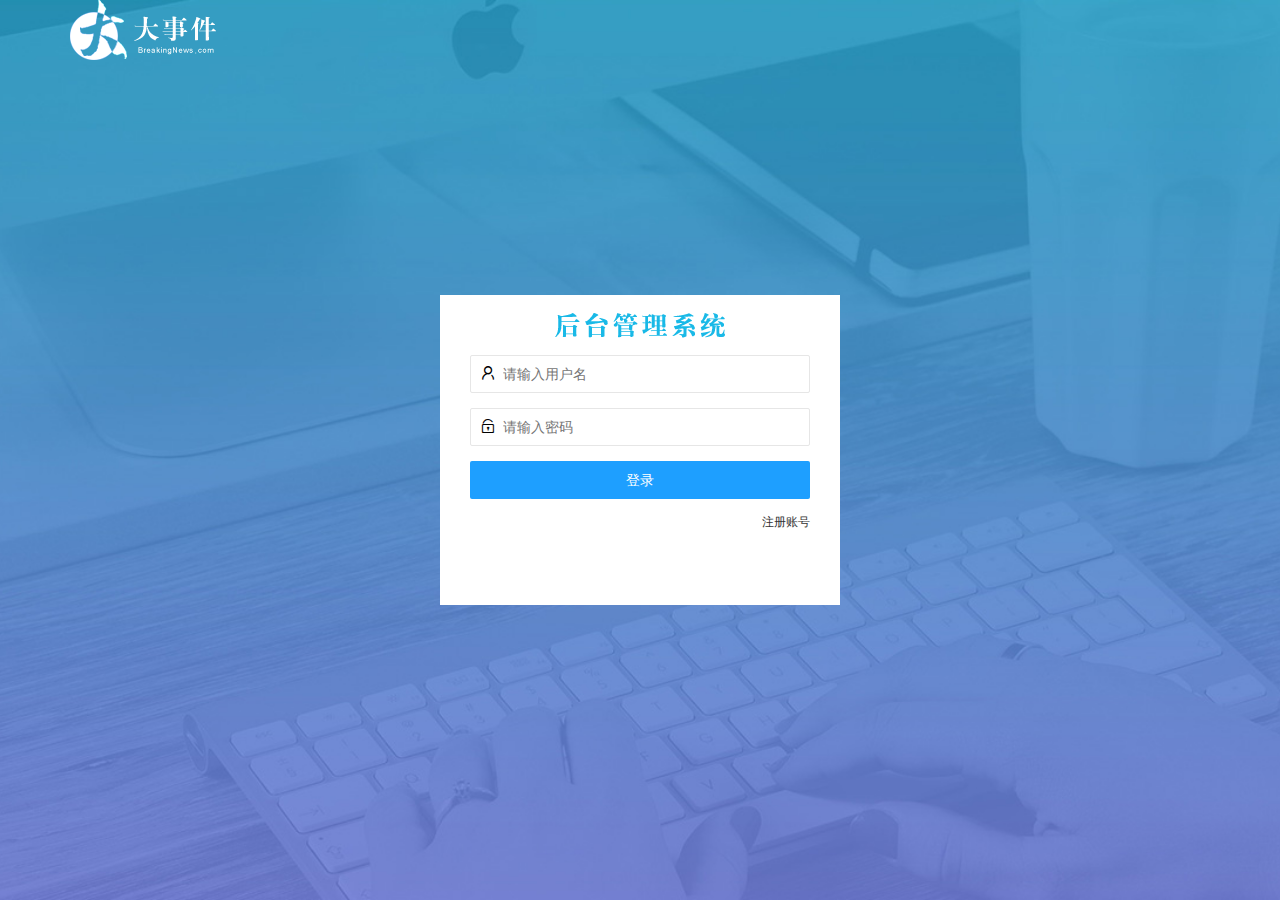
<file: login.html>
<!DOCTYPE html>
<html lang="en">
<head>
    <meta charset="UTF-8">
    <meta name="viewport" content="width=device-width, initial-scale=1.0">
    <title>大事件-登录/注册</title>
    <!-- 导入LayUI样式 -->
    <link rel="stylesheet" href="/assets/lib/layui/css/layui.css">
    <!-- 导入自己css样式 -->
    <link rel="stylesheet" href="/assets/css/login.css">
</head>
<body>
    <!-- 头部的 Logo 区域 -->
    <div class="layui-main">
      <img src="/assets/images/logo.png" alt="" />
    </div>
    <!-- 登录注册区域 -->
    <div class="loginAndRegBox">
      <div class="title-box"></div>
      <!-- 登录的div -->
      <div class="login-box">
        <!-- 登录表单 -->
        <form class="layui-form" id="form_login">
          <!-- 用户名 -->
          <div class="layui-form-item">
            <i class="layui-icon layui-icon-username"></i> 
            <input type="text" name="username" required  lay-verify="required" placeholder="请输入用户名" autocomplete="off" class="layui-input">
          </div>
          <!-- 密码 -->
          <div class="layui-form-item">
            <i class="layui-icon layui-icon-password"></i> 
            <input type="password" name="password" required  lay-verify="required|pwd" placeholder="请输入密码" autocomplete="off" class="layui-input">
          </div>
          <!-- 登录按钮 -->
          <div class="layui-form-item">
            <button class="layui-btn layui-btn-fluid layui-btn-normal" lay-submit>登录</button>
          </div>
          <div class="layui-form-item links">
            <a href="javascript:;" id="link_reg">注册账号</a>
          </div>
        </form>
      </div>
      <!-- 注册的div -->
      <div class="reg-box">
        <!-- 注册表单 -->
        <form class="layui-form" id="form_reg">
          <!-- 用户名 -->
          <div class="layui-form-item">
            <i class="layui-icon layui-icon-username"></i>
            <input type="text" name="username" required  lay-verify="required" placeholder="请输入用户名" autocomplete="off" class="layui-input">
          </div>
          <!-- 密码 -->
          <div class="layui-form-item">
            <i class="layui-icon layui-icon-password"></i>
            <input type="password" name="password" required  lay-verify="required|pwd" placeholder="请输入密码" autocomplete="off" class="layui-input">
          </div>
          <!-- 确认密码 -->
          <div class="layui-form-item">
            <i class="layui-icon layui-icon-password"></i>
            <input type="password" name="repassword" required  lay-verify="required|pwd|repwd" placeholder="再次确认密码" autocomplete="off" class="layui-input">
          </div>
          <!-- 注册按钮 -->
          <div class="layui-form-item">
            <button class="layui-btn layui-btn-fluid layui-btn-normal" lay-submit>注册</button>
          </div>
          <div class="layui-form-item links">
            <a href="javascript:;" id="link_login">去登录</a>
          </div>
        </form>
      </div>
    </div>


    <!-- 导入LayUI js文件 -->
    <script src="/assets/lib/layui/layui.all.js"></script>
    <!-- 导入jQuery -->
    <script src="/assets/lib/jquery.js"></script>
    <!-- 导入封装的baseAPI -->
    <script src="/assets/js/baseAPI.js"></script>
    <!-- 导入自己的js文件 -->
    <script src="/assets/js/login.js"></script>

</body>

</html>
</file>
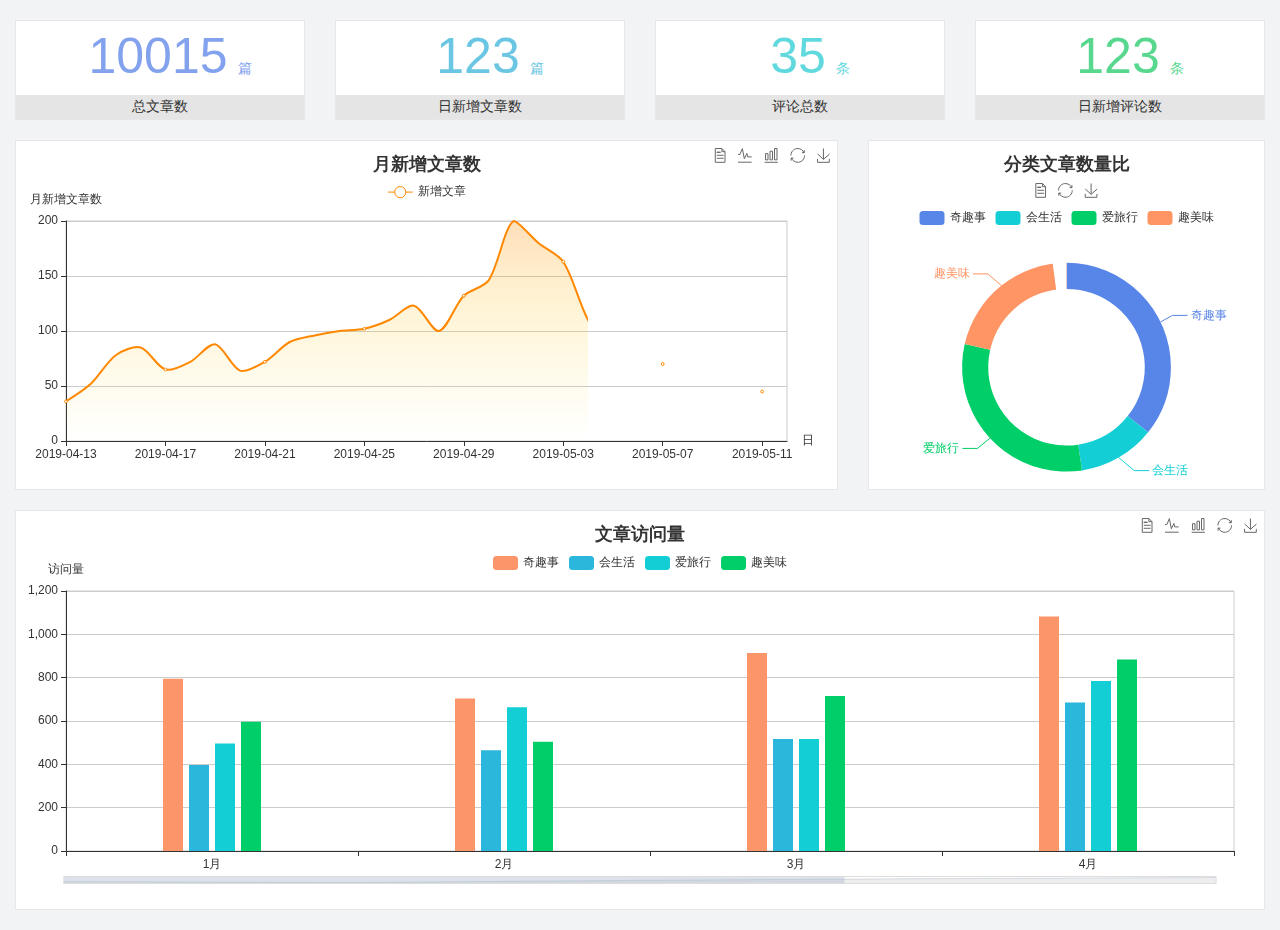
<file: home/dashboard.html>
<!DOCTYPE html>
<html lang="en">

<head>
  <meta charset="UTF-8">
  <meta name="viewport" content="width=device-width, initial-scale=1.0">
  <meta http-equiv="X-UA-Compatible" content="ie=edge">
  <title>图表统计</title>
  <link rel="stylesheet" href="../../assets/lib/bootstrap.css" />
  <link rel="stylesheet" href="../../assets/lib/main.css" />
  <script src="../../assets/lib/jquery.js"></script>
  <script type="text/javascript" src="../../assets/lib/echarts.min.js"></script>
</head>

<body>
  <div class="container-fluid">
    <div class="row spannel_list">
      <div class="col-sm-3 col-xs-6">
        <div class="spannel">
          <em>10015</em><span>篇</span>
          <b>总文章数</b>
        </div>
      </div>
      <div class="col-sm-3 col-xs-6">
        <div class="spannel scolor01">
          <em>123</em><span>篇</span>
          <b>日新增文章数</b>
        </div>
      </div>
      <div class="col-sm-3 col-xs-6">
        <div class="spannel scolor02">
          <em>35</em><span>条</span>
          <b>评论总数</b>
        </div>
      </div>
      <div class="col-sm-3 col-xs-6">
        <div class="spannel scolor03">
          <em>123</em><span>条</span>
          <b>日新增评论数</b>
        </div>
      </div>
    </div>
  </div>

  <div class="container-fluid">
    <div class="row curve-pie">
      <div class="col-lg-8 col-md-8">
        <div class="gragh_pannel" id="curve_show"></div>
      </div>
      <div class="col-lg-4 col-md-4">
        <div class="gragh_pannel" id="pie_show"></div>
      </div>
    </div>
  </div>

  <div class="container-fluid">
    <div class="column_pannel" id="column_show"></div>
  </div>

  <script>
    var oChart = echarts.init(document.getElementById('curve_show'));
    var aList_all = [
      { 'count': 36, 'date': '2019-04-13' },
      { 'count': 52, 'date': '2019-04-14' },
      { 'count': 78, 'date': '2019-04-15' },
      { 'count': 85, 'date': '2019-04-16' },
      { 'count': 65, 'date': '2019-04-17' },
      { 'count': 72, 'date': '2019-04-18' },
      { 'count': 88, 'date': '2019-04-19' },
      { 'count': 64, 'date': '2019-04-20' },
      { 'count': 72, 'date': '2019-04-21' },
      { 'count': 90, 'date': '2019-04-22' },
      { 'count': 96, 'date': '2019-04-23' },
      { 'count': 100, 'date': '2019-04-24' },
      { 'count': 102, 'date': '2019-04-25' },
      { 'count': 110, 'date': '2019-04-26' },
      { 'count': 123, 'date': '2019-04-27' },
      { 'count': 100, 'date': '2019-04-28' },
      { 'count': 132, 'date': '2019-04-29' },
      { 'count': 146, 'date': '2019-04-30' },
      { 'count': 200, 'date': '2019-05-01' },
      { 'count': 180, 'date': '2019-05-02' },
      { 'count': 163, 'date': '2019-05-03' },
      { 'count': 110, 'date': '2019-05-04' },
      { 'count': 80, 'date': '2019-05-05' },
      { 'count': 82, 'date': '2019-05-06' },
      { 'count': 70, 'date': '2019-05-07' },
      { 'count': 65, 'date': '2019-05-08' },
      { 'count': 54, 'date': '2019-05-09' },
      { 'count': 40, 'date': '2019-05-10' },
      { 'count': 45, 'date': '2019-05-11' },
      { 'count': 38, 'date': '2019-05-12' },
    ];

    let aCount = [];
    let aDate = [];

    for (var i = 0; i < aList_all.length; i++) {
      aCount.push(aList_all[i].count);
      aDate.push(aList_all[i].date);
    }

    var chartopt = {
      title: {
        text: '月新增文章数',
        left: 'center',
        top: '10'
      },
      tooltip: {
        trigger: 'axis'
      },
      legend: {
        data: ['新增文章'],
        top: '40'
      },
      toolbox: {
        show: true,
        feature: {
          mark: { show: true },
          dataView: { show: true, readOnly: false },
          magicType: { show: true, type: ['line', 'bar'] },
          restore: { show: true },
          saveAsImage: { show: true }
        }
      },
      calculable: true,
      xAxis: [
        {
          name: '日',
          type: 'category',
          boundaryGap: false,
          data: aDate
        }
      ],
      yAxis: [
        {
          name: '月新增文章数',
          type: 'value'
        }
      ],
      series: [
        {
          name: '新增文章',
          type: 'line',
          smooth: true,
          itemStyle: { normal: { areaStyle: { type: 'default' }, color: '#f80' }, lineStyle: { color: '#f80' } },
          data: aCount
        }],
      areaStyle: {
        normal: {
          color: new echarts.graphic.LinearGradient(0, 0, 0, 1, [{
            offset: 0,
            color: 'rgba(255,136,0,0.39)'
          }, {
            offset: .34,
            color: 'rgba(255,180,0,0.25)'
          }, {
            offset: 1,
            color: 'rgba(255,222,0,0.00)'
          }])

        }
      },
      grid: {
        show: true,
        x: 50,
        x2: 50,
        y: 80,
        height: 220
      }
    };

    oChart.setOption(chartopt);


    var oPie = echarts.init(document.getElementById('pie_show'));
    var oPieopt =
    {
      title: {
        top: 10,
        text: '分类文章数量比',
        x: 'center'
      },
      tooltip: {
        trigger: 'item',
        formatter: "{a} <br/>{b} : {c} ({d}%)"
      },
      color: ['#5885e8', '#13cfd5', '#00ce68', '#ff9565'],
      legend: {
        x: 'center',
        top: 65,
        data: ['奇趣事', '会生活', '爱旅行', '趣美味']
      },
      toolbox: {
        show: true,
        x: 'center',
        top: 35,
        feature: {
          mark: { show: true },
          dataView: { show: true, readOnly: false },
          magicType: {
            show: true,
            type: ['pie', 'funnel'],
            option: {
              funnel: {
                x: '25%',
                width: '50%',
                funnelAlign: 'left',
                max: 1548
              }
            }
          },
          restore: { show: true },
          saveAsImage: { show: true }
        }
      },
      calculable: true,
      series: [
        {
          name: '访问来源',
          type: 'pie',
          radius: ['45%', '60%'],
          center: ['50%', '65%'],
          data: [
            { value: 300, name: '奇趣事' },
            { value: 100, name: '会生活' },
            { value: 260, name: '爱旅行' },
            { value: 180, name: '趣美味' }
          ]
        }
      ]
    };
    oPie.setOption(oPieopt);



    var oColumn = this.echarts.init(document.getElementById('column_show'));
    var oColumnopt =
    {
      title: {
        text: '文章访问量',
        left: 'center',
        top: '10'
      },
      tooltip: {
        trigger: 'axis'
      },
      legend: {
        data: ['奇趣事', '会生活', '爱旅行', '趣美味'],
        top: '40'
      },
      toolbox: {
        show: true,
        feature: {
          mark: { show: true },
          dataView: { show: true, readOnly: false },
          magicType: { show: true, type: ['line', 'bar'] },
          restore: { show: true },
          saveAsImage: { show: true }
        }
      },
      calculable: true,
      xAxis: [
        {
          type: 'category',
          data: ['1月', '2月', '3月', '4月', '5月']
        }
      ],
      yAxis: [
        {
          name: '访问量',
          type: 'value'
        }
      ],
      series: [
        {
          name: '奇趣事',
          type: 'bar',
          barWidth: 20,
          itemStyle: {
            normal: { areaStyle: { type: 'default' }, color: '#fd956a' }
          },
          data: [800, 708, 920, 1090, 1200]
        },
        {
          name: '会生活',
          type: 'bar',
          barWidth: 20,
          itemStyle: {
            normal: { areaStyle: { type: 'default' }, color: '#2bb6db' }
          },
          data: [400, 468, 520, 690, 800]
        },
        {
          name: '爱旅行',
          type: 'bar',
          barWidth: 20,
          itemStyle: {
            normal: { areaStyle: { type: 'default' }, color: '#13cfd5' }
          },
          data: [500, 668, 520, 790, 900]
        },
        {
          name: '趣美味',
          type: 'bar',
          barWidth: 20,
          itemStyle: {
            normal: { areaStyle: { type: 'default' }, color: '#00ce68' }
          },
          data: [600, 508, 720, 890, 1000]
        }
      ],
      grid: {
        show: true,
        x: 50,
        x2: 30,
        y: 80,
        height: 260
      },
      dataZoom: [//给x轴设置滚动条
        {
          start: 0,//默认为0
          end: 100 - 1000 / 31,//默认为100
          type: 'slider',
          show: true,
          xAxisIndex: [0],
          handleSize: 0,//滑动条的 左右2个滑动条的大小
          height: 8,//组件高度
          left: 45, //左边的距离
          right: 50,//右边的距离
          bottom: 26,//右边的距离
          handleColor: '#ddd',//h滑动图标的颜色
          handleStyle: {
            borderColor: "#cacaca",
            borderWidth: "1",
            shadowBlur: 2,
            background: "#ddd",
            shadowColor: "#ddd",
          }
        }]
    };
    oColumn.setOption(oColumnopt);
  </script>
</body>

</html>
</file>
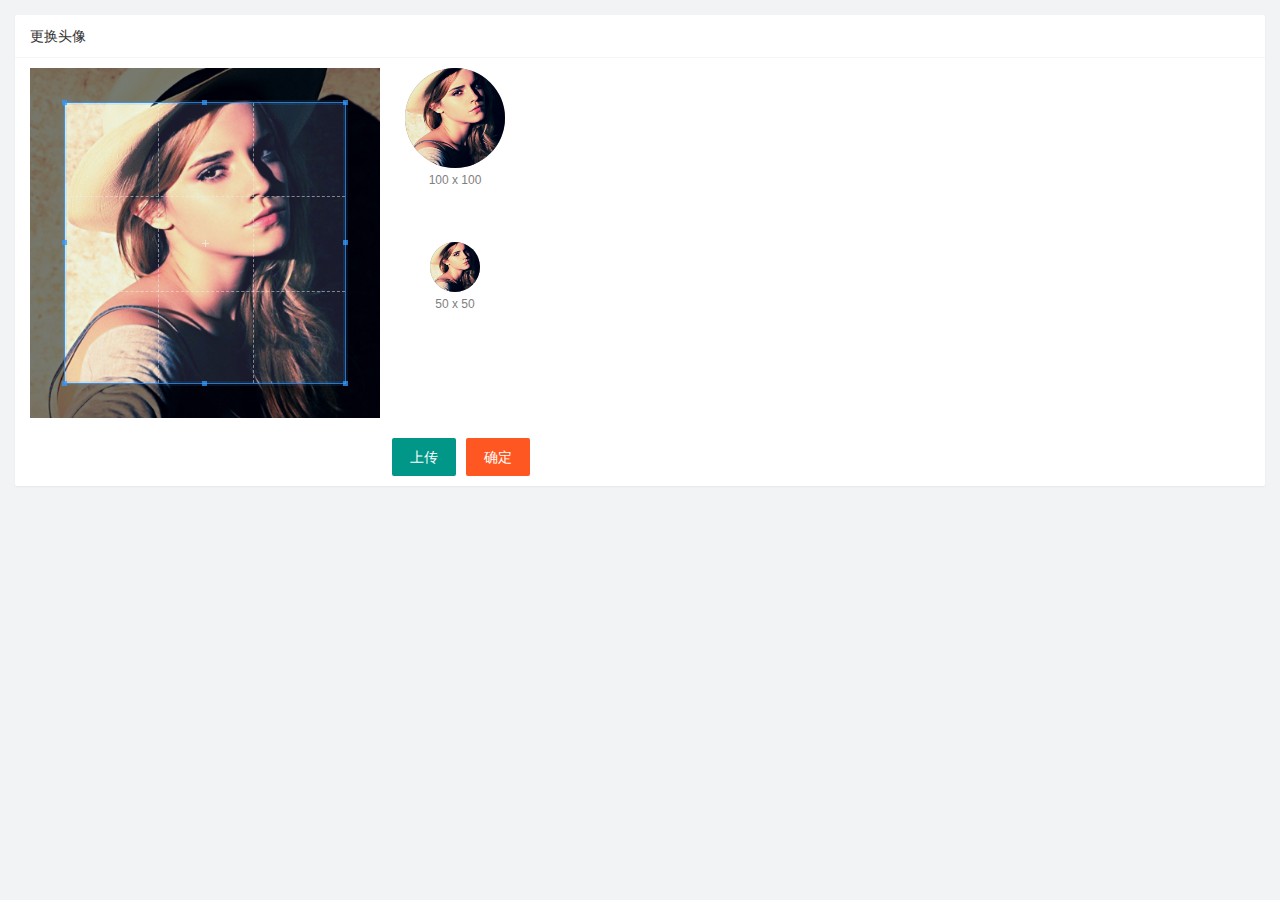
<file: user/user_avatar.html>
<!DOCTYPE html>
<html lang="en">

<head>
    <meta charset="UTF-8">
    <meta name="viewport" content="width=device-width, initial-scale=1.0">
    <title>Document</title>
    <!-- 导入 layui css -->
    <link rel="stylesheet" href="/assets/lib/layui/css/layui.css">
    <!-- 导入 cropper css  -->
    <link rel="stylesheet" href="/assets/lib/cropper/cropper.css">
    <!-- 导入自己css -->
    <link rel="stylesheet" href="/assets/css/user/user_avatar.css">
</head>
<body>
    <div class="layui-card">
        <div class="layui-card-header">更换头像</div>
        <div class="layui-card-body">
            <!-- 第一行的图片裁剪和预览区域 -->
            <div class="row1">
                <!-- 图片裁剪区域 -->
                <div class="cropper-box">
                    <!-- 这个 img 标签很重要，将来会把它初始化为裁剪区域 -->
                    <img id="image" src="/assets/images/sample.jpg" />
                </div>
                <!-- 图片的预览区域 -->
                <div class="preview-box">
                    <div>
                        <!-- 宽高为 100px 的预览区域 -->
                        <div class="img-preview w100"></div>
                        <p class="size">100 x 100</p>
                    </div>
                    <div>
                        <!-- 宽高为 50px 的预览区域 -->
                        <div class="img-preview w50"></div>
                        <p class="size">50 x 50</p>
                    </div>
                </div>
            </div>

            <!-- 第二行的按钮区域 -->
            <div class="row2">
                <!-- 通过accept属性可以指定用户可以选择什么类型图片 -->
                <input type="file" id="file" accept="image/png,image/jpeg">
                <button type="button" class="layui-btn" id="btnChooseImage">上传</button>
                <button type="button" class="layui-btn layui-btn-danger" id="btnUpload">确定</button>
            </div>
        </div>
    </div>

    <script src="/assets/lib/layui/layui.all.js"></script>
    <script src="/assets/lib/jquery.js"></script>
    <script src="/assets/lib/cropper/Cropper.js"></script>
    <script src="/assets/lib/cropper/jquery-cropper.js"></script>
    <script src="/assets/js/baseAPI.js"></script>
    <script src="/assets/js/user/user_avatar.js"></script>
</body>
</html>
</file>
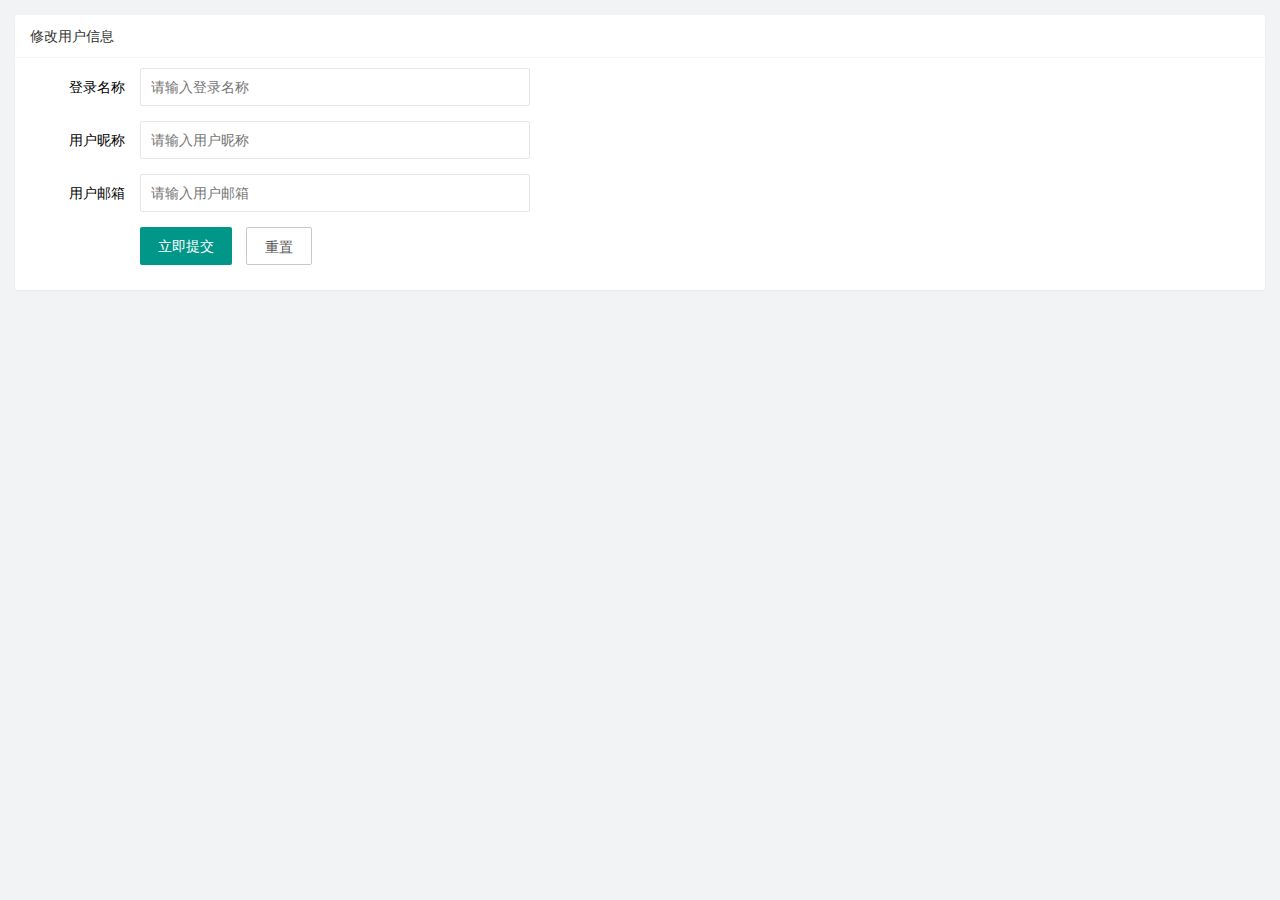
<file: user/user_info.html>
<!DOCTYPE html>
<html lang="en">
<head>
    <meta charset="UTF-8">
    <meta name="viewport" content="width=device-width, initial-scale=1.0">
    <title>Document</title>
    <!-- 导入layui样式 -->
    <link rel="stylesheet" href="/assets/lib/layui/css/layui.css">
    <!-- 导入自己的css样式 -->
    <link rel="stylesheet" href="/assets/css/user/user_info.css">
</head>
<body>
    <!-- 卡片区域 -->
    <div class="layui-card">
        <div class="layui-card-header">修改用户信息</div>
        <div class="layui-card-body">
            <form class="layui-form" lay-filter="formUserInfo">
                <div class="layui-form-item">
                    <!-- 这是隐藏域 -->
                    <input type="hidden" name="id" value="" />
                    <label class="layui-form-label">登录名称</label>
                    <div class="layui-input-block">
                      <input type="text" name="username" required  lay-verify="required" placeholder="请输入登录名称" autocomplete="off" class="layui-input" readonly>
                    </div>
                </div>
                <div class="layui-form-item">
                    <label class="layui-form-label">用户昵称</label>
                    <div class="layui-input-block">
                      <input type="text" name="nickname" required  lay-verify="required|nickname" placeholder="请输入用户昵称" autocomplete="off" class="layui-input">
                    </div>
                </div>
                <div class="layui-form-item">
                    <label class="layui-form-label">用户邮箱</label>
                    <div class="layui-input-block">
                      <input type="text" name="email" required  lay-verify="required|email" placeholder="请输入用户邮箱" autocomplete="off" class="layui-input">
                    </div>
                </div>
                <div class="layui-form-item">
                    <div class="layui-input-block">
                      <button class="layui-btn" lay-submit lay-filter="formDemo">立即提交</button>
                      <button type="reset" class="layui-btn layui-btn-primary" id="btnReset">重置</button>
                    </div>
                </div>
            </form>
        </div>
    </div>

    <!-- 导入 layui 的 js -->
    <script src="/assets/lib/layui/layui.all.js"></script>
    <!-- 导入 jquery -->
    <script src="/assets/lib/jquery.js"></script>
    <!-- 导入封装的baseAPI -->
    <script src="/assets/js/baseAPI.js"></script>
    <!-- 导入自己的 js -->
    <script src="/assets/js/user/user_info.js"></script>
</body>
</html>
</file>
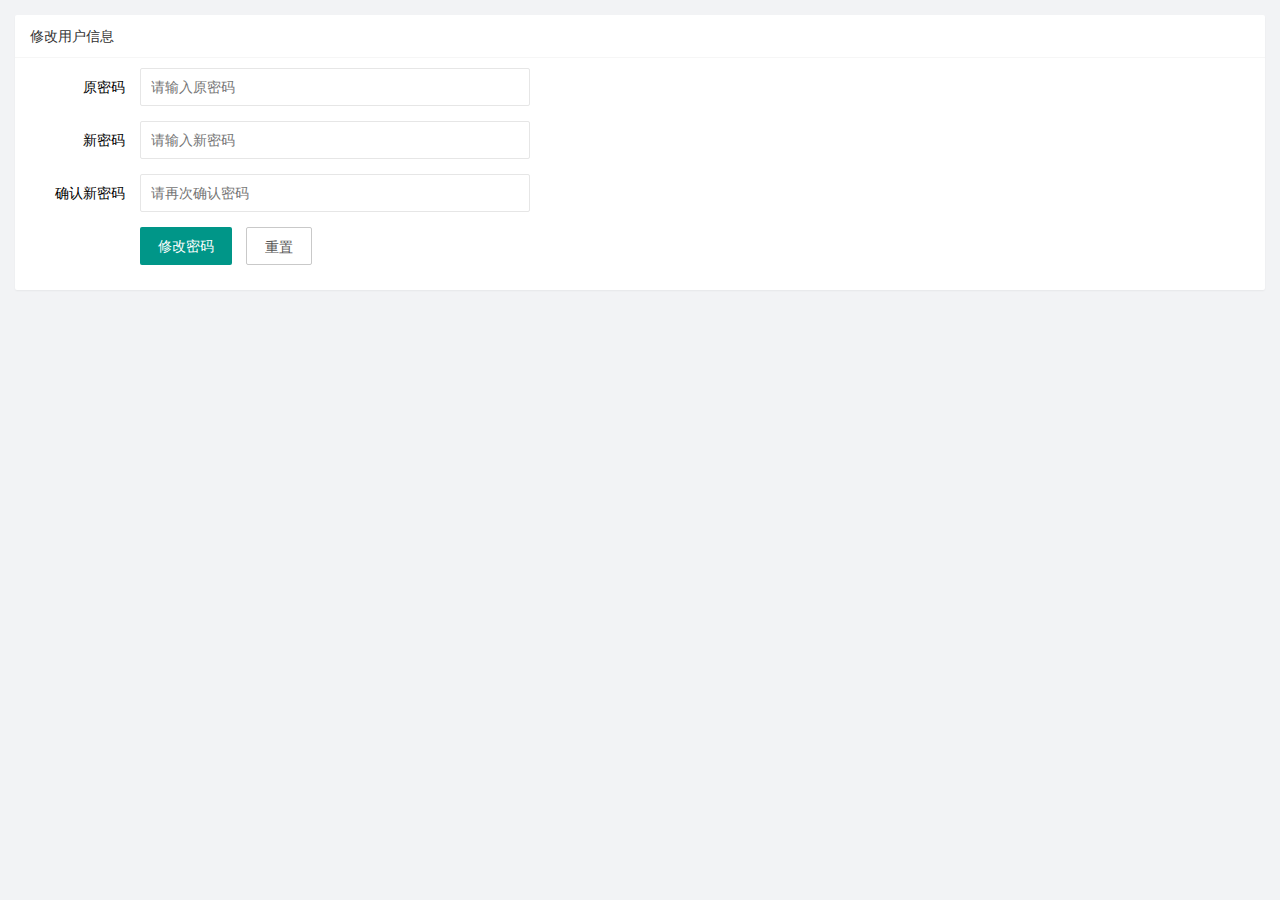
<file: user/user_pwd.html>
<!DOCTYPE html>
<html lang="en">
<head>
    <meta charset="UTF-8">
    <meta name="viewport" content="width=device-width, initial-scale=1.0">
    <title>Document</title>
    <link rel="stylesheet" href="/assets/lib/layui/css/layui.css" />
    <link rel="stylesheet" href="/assets/css/user/user_pwd.css" />
</head>
<body>
    <!-- 卡片区域 -->
    <div class="layui-card">
        <div class="layui-card-header">修改用户信息</div>
        <div class="layui-card-body">
            <form class="layui-form" lay-filter="formUserInfo">
                <div class="layui-form-item">
                    <!-- 这是隐藏域 -->
                    <input type="hidden" name="id" value="" />
                    <label class="layui-form-label">原密码</label>
                    <div class="layui-input-block">
                      <input type="password" name="oldPwd" required  lay-verify="required|pwd" placeholder="请输入原密码" autocomplete="off" class="layui-input">
                    </div>
                </div>
                <div class="layui-form-item">
                    <label class="layui-form-label">新密码</label>
                    <div class="layui-input-block">
                      <input type="password" name="newPwd" required  lay-verify="required|pwd|samePwd" placeholder="请输入新密码" autocomplete="off" class="layui-input">
                    </div>
                </div>
                <div class="layui-form-item">
                    <label class="layui-form-label">确认新密码</label>
                    <div class="layui-input-block">
                      <input type="password" name="rePwd" required  lay-verify="required|pwd|rePwd" placeholder="请再次确认密码" autocomplete="off" class="layui-input">
                    </div>
                </div>
                <div class="layui-form-item">
                    <div class="layui-input-block">
                      <button class="layui-btn" lay-submit lay-filter="formDemo">修改密码</button>
                      <button type="reset" class="layui-btn layui-btn-primary" id="btnReset">重置</button>
                    </div>
                </div>
            </form>
        </div>
    </div>   

    <!-- 导入 layui 的js -->
    <script src="/assets/lib/layui/layui.all.js"></script>
    <!-- 导入 jQuery -->
    <script src="/assets/lib/jquery.js"></script>
    <!-- 导入封装的 baseAPI -->
    <script src="/assets/js/baseAPI.js"></script>
    <!-- 导入自己js -->
    <script src="/assets/js/user/user_pwd.js"></script>
</body>
</html>
</file>
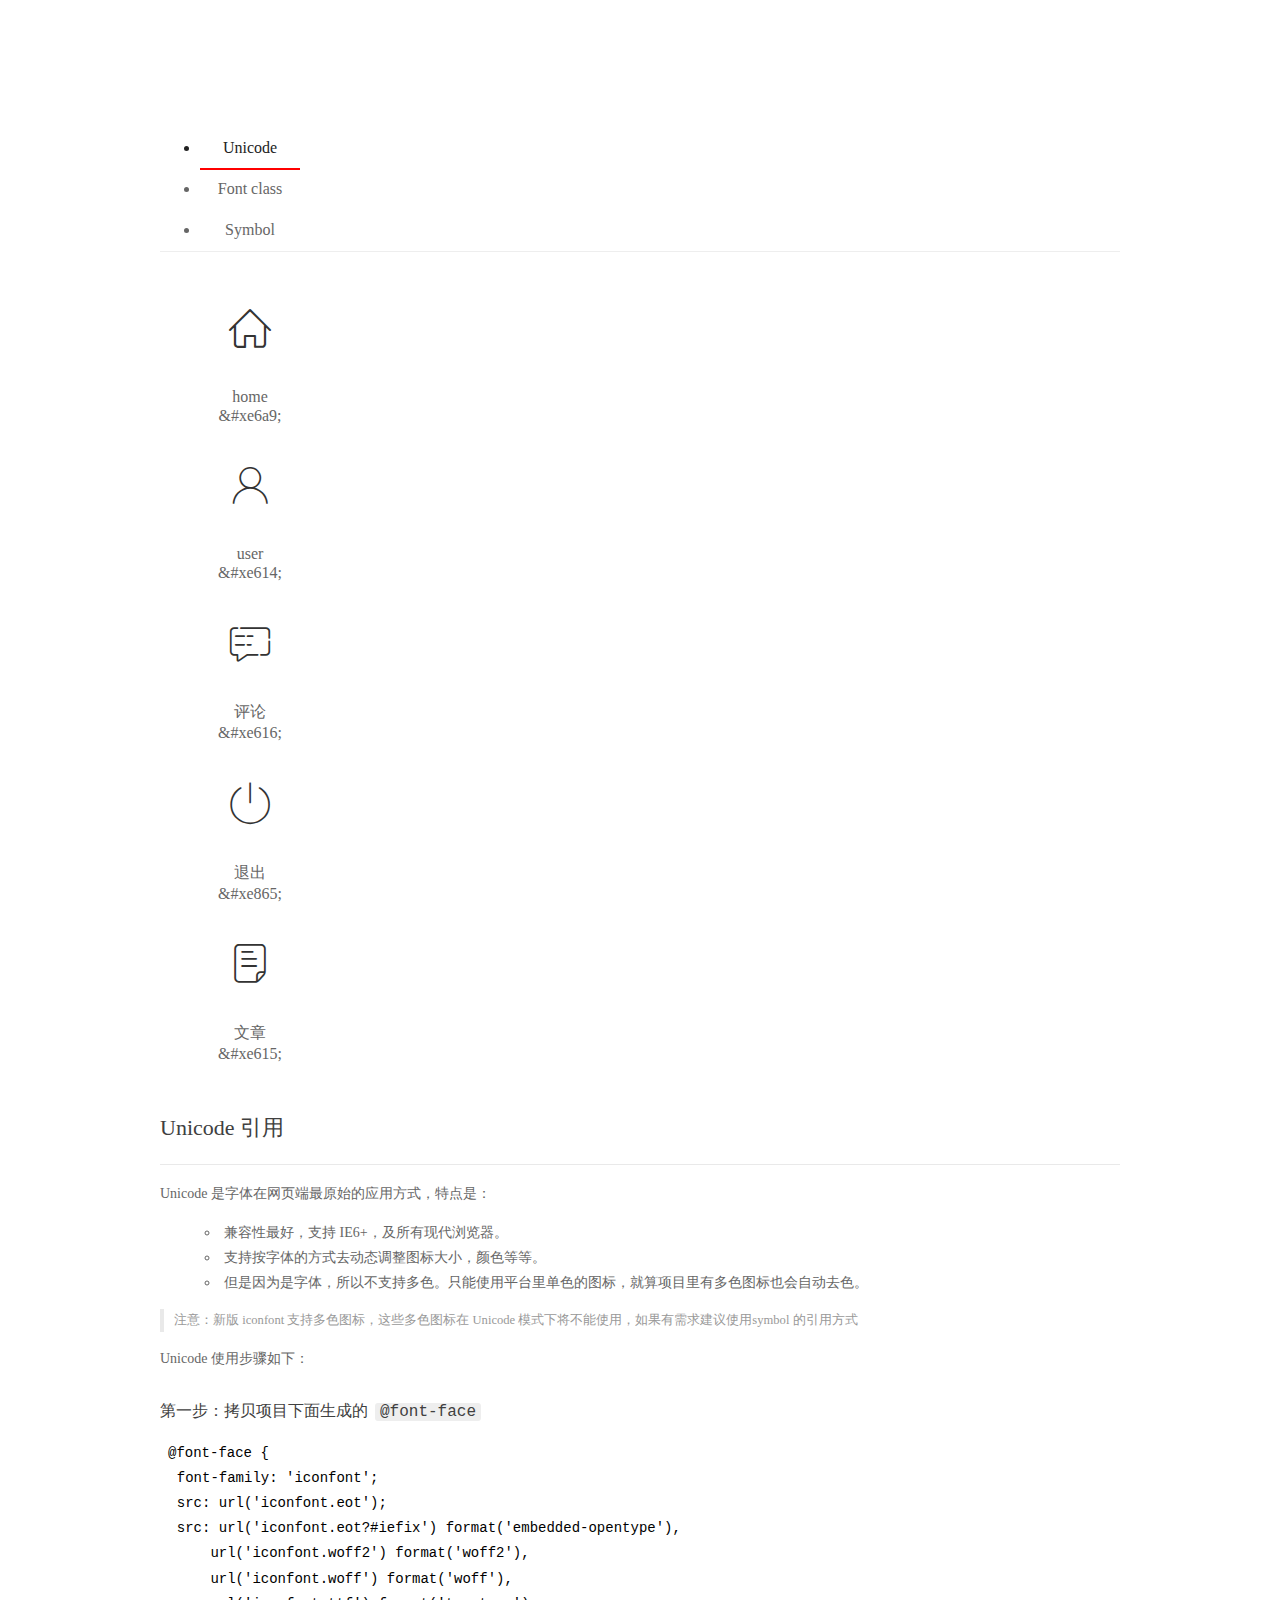
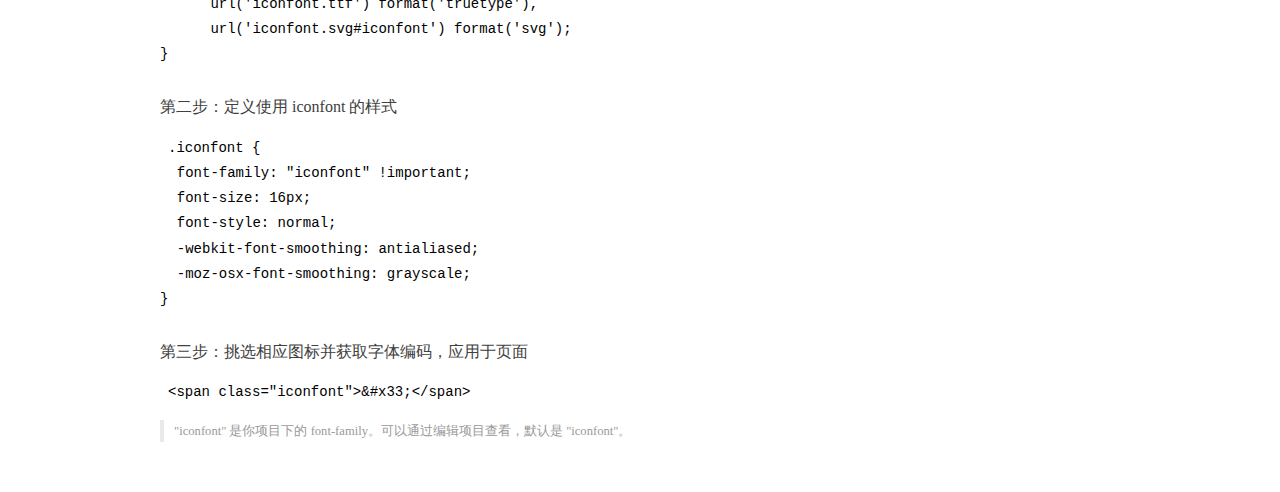
<file: assets/fonts/demo_index.html>
<!DOCTYPE html>
<html>
<head>
  <meta charset="utf-8"/>
  <title>IconFont Demo</title>
  <link rel="shortcut icon" href="https://gtms04.alicdn.com/tps/i4/TB1_oz6GVXXXXaFXpXXJDFnIXXX-64-64.ico" type="image/x-icon"/>
  <link rel="stylesheet" href="https://g.alicdn.com/thx/cube/1.3.2/cube.min.css">
  <link rel="stylesheet" href="demo.css">
  <link rel="stylesheet" href="iconfont.css">
  <script src="iconfont.js"></script>
  <!-- jQuery -->
  <script src="https://a1.alicdn.com/oss/uploads/2018/12/26/7bfddb60-08e8-11e9-9b04-53e73bb6408b.js"></script>
  <!-- 代码高亮 -->
  <script src="https://a1.alicdn.com/oss/uploads/2018/12/26/a3f714d0-08e6-11e9-8a15-ebf944d7534c.js"></script>
</head>
<body>
  <div class="main">
    <h1 class="logo"><a href="https://www.iconfont.cn/" title="iconfont 首页" target="_blank">&#xe86b;</a></h1>
    <div class="nav-tabs">
      <ul id="tabs" class="dib-box">
        <li class="dib active"><span>Unicode</span></li>
        <li class="dib"><span>Font class</span></li>
        <li class="dib"><span>Symbol</span></li>
      </ul>
      
    </div>
    <div class="tab-container">
      <div class="content unicode" style="display: block;">
          <ul class="icon_lists dib-box">
          
            <li class="dib">
              <span class="icon iconfont">&#xe6a9;</span>
                <div class="name">home</div>
                <div class="code-name">&amp;#xe6a9;</div>
              </li>
          
            <li class="dib">
              <span class="icon iconfont">&#xe614;</span>
                <div class="name">user</div>
                <div class="code-name">&amp;#xe614;</div>
              </li>
          
            <li class="dib">
              <span class="icon iconfont">&#xe616;</span>
                <div class="name">评论</div>
                <div class="code-name">&amp;#xe616;</div>
              </li>
          
            <li class="dib">
              <span class="icon iconfont">&#xe865;</span>
                <div class="name">退出</div>
                <div class="code-name">&amp;#xe865;</div>
              </li>
          
            <li class="dib">
              <span class="icon iconfont">&#xe615;</span>
                <div class="name">文章</div>
                <div class="code-name">&amp;#xe615;</div>
              </li>
          
          </ul>
          <div class="article markdown">
          <h2 id="unicode-">Unicode 引用</h2>
          <hr>

          <p>Unicode 是字体在网页端最原始的应用方式，特点是：</p>
          <ul>
            <li>兼容性最好，支持 IE6+，及所有现代浏览器。</li>
            <li>支持按字体的方式去动态调整图标大小，颜色等等。</li>
            <li>但是因为是字体，所以不支持多色。只能使用平台里单色的图标，就算项目里有多色图标也会自动去色。</li>
          </ul>
          <blockquote>
            <p>注意：新版 iconfont 支持多色图标，这些多色图标在 Unicode 模式下将不能使用，如果有需求建议使用symbol 的引用方式</p>
          </blockquote>
          <p>Unicode 使用步骤如下：</p>
          <h3 id="-font-face">第一步：拷贝项目下面生成的 <code>@font-face</code></h3>
<pre><code class="language-css"
>@font-face {
  font-family: 'iconfont';
  src: url('iconfont.eot');
  src: url('iconfont.eot?#iefix') format('embedded-opentype'),
      url('iconfont.woff2') format('woff2'),
      url('iconfont.woff') format('woff'),
      url('iconfont.ttf') format('truetype'),
      url('iconfont.svg#iconfont') format('svg');
}
</code></pre>
          <h3 id="-iconfont-">第二步：定义使用 iconfont 的样式</h3>
<pre><code class="language-css"
>.iconfont {
  font-family: "iconfont" !important;
  font-size: 16px;
  font-style: normal;
  -webkit-font-smoothing: antialiased;
  -moz-osx-font-smoothing: grayscale;
}
</code></pre>
          <h3 id="-">第三步：挑选相应图标并获取字体编码，应用于页面</h3>
<pre>
<code class="language-html"
>&lt;span class="iconfont"&gt;&amp;#x33;&lt;/span&gt;
</code></pre>
          <blockquote>
            <p>"iconfont" 是你项目下的 font-family。可以通过编辑项目查看，默认是 "iconfont"。</p>
          </blockquote>
          </div>
      </div>
      <div class="content font-class">
        <ul class="icon_lists dib-box">
          
          <li class="dib">
            <span class="icon iconfont icon-home"></span>
            <div class="name">
              home
            </div>
            <div class="code-name">.icon-home
            </div>
          </li>
          
          <li class="dib">
            <span class="icon iconfont icon-user"></span>
            <div class="name">
              user
            </div>
            <div class="code-name">.icon-user
            </div>
          </li>
          
          <li class="dib">
            <span class="icon iconfont icon-pinglun"></span>
            <div class="name">
              评论
            </div>
            <div class="code-name">.icon-pinglun
            </div>
          </li>
          
          <li class="dib">
            <span class="icon iconfont icon-tuichu"></span>
            <div class="name">
              退出
            </div>
            <div class="code-name">.icon-tuichu
            </div>
          </li>
          
          <li class="dib">
            <span class="icon iconfont icon-16"></span>
            <div class="name">
              文章
            </div>
            <div class="code-name">.icon-16
            </div>
          </li>
          
        </ul>
        <div class="article markdown">
        <h2 id="font-class-">font-class 引用</h2>
        <hr>

        <p>font-class 是 Unicode 使用方式的一种变种，主要是解决 Unicode 书写不直观，语意不明确的问题。</p>
        <p>与 Unicode 使用方式相比，具有如下特点：</p>
        <ul>
          <li>兼容性良好，支持 IE8+，及所有现代浏览器。</li>
          <li>相比于 Unicode 语意明确，书写更直观。可以很容易分辨这个 icon 是什么。</li>
          <li>因为使用 class 来定义图标，所以当要替换图标时，只需要修改 class 里面的 Unicode 引用。</li>
          <li>不过因为本质上还是使用的字体，所以多色图标还是不支持的。</li>
        </ul>
        <p>使用步骤如下：</p>
        <h3 id="-fontclass-">第一步：引入项目下面生成的 fontclass 代码：</h3>
<pre><code class="language-html">&lt;link rel="stylesheet" href="./iconfont.css"&gt;
</code></pre>
        <h3 id="-">第二步：挑选相应图标并获取类名，应用于页面：</h3>
<pre><code class="language-html">&lt;span class="iconfont icon-xxx"&gt;&lt;/span&gt;
</code></pre>
        <blockquote>
          <p>"
            iconfont" 是你项目下的 font-family。可以通过编辑项目查看，默认是 "iconfont"。</p>
        </blockquote>
      </div>
      </div>
      <div class="content symbol">
          <ul class="icon_lists dib-box">
          
            <li class="dib">
                <svg class="icon svg-icon" aria-hidden="true">
                  <use xlink:href="#icon-home"></use>
                </svg>
                <div class="name">home</div>
                <div class="code-name">#icon-home</div>
            </li>
          
            <li class="dib">
                <svg class="icon svg-icon" aria-hidden="true">
                  <use xlink:href="#icon-user"></use>
                </svg>
                <div class="name">user</div>
                <div class="code-name">#icon-user</div>
            </li>
          
            <li class="dib">
                <svg class="icon svg-icon" aria-hidden="true">
                  <use xlink:href="#icon-pinglun"></use>
                </svg>
                <div class="name">评论</div>
                <div class="code-name">#icon-pinglun</div>
            </li>
          
            <li class="dib">
                <svg class="icon svg-icon" aria-hidden="true">
                  <use xlink:href="#icon-tuichu"></use>
                </svg>
                <div class="name">退出</div>
                <div class="code-name">#icon-tuichu</div>
            </li>
          
            <li class="dib">
                <svg class="icon svg-icon" aria-hidden="true">
                  <use xlink:href="#icon-16"></use>
                </svg>
                <div class="name">文章</div>
                <div class="code-name">#icon-16</div>
            </li>
          
          </ul>
          <div class="article markdown">
          <h2 id="symbol-">Symbol 引用</h2>
          <hr>

          <p>这是一种全新的使用方式，应该说这才是未来的主流，也是平台目前推荐的用法。相关介绍可以参考这篇<a href="">文章</a>
            这种用法其实是做了一个 SVG 的集合，与另外两种相比具有如下特点：</p>
          <ul>
            <li>支持多色图标了，不再受单色限制。</li>
            <li>通过一些技巧，支持像字体那样，通过 <code>font-size</code>, <code>color</code> 来调整样式。</li>
            <li>兼容性较差，支持 IE9+，及现代浏览器。</li>
            <li>浏览器渲染 SVG 的性能一般，还不如 png。</li>
          </ul>
          <p>使用步骤如下：</p>
          <h3 id="-symbol-">第一步：引入项目下面生成的 symbol 代码：</h3>
<pre><code class="language-html">&lt;script src="./iconfont.js"&gt;&lt;/script&gt;
</code></pre>
          <h3 id="-css-">第二步：加入通用 CSS 代码（引入一次就行）：</h3>
<pre><code class="language-html">&lt;style&gt;
.icon {
  width: 1em;
  height: 1em;
  vertical-align: -0.15em;
  fill: currentColor;
  overflow: hidden;
}
&lt;/style&gt;
</code></pre>
          <h3 id="-">第三步：挑选相应图标并获取类名，应用于页面：</h3>
<pre><code class="language-html">&lt;svg class="icon" aria-hidden="true"&gt;
  &lt;use xlink:href="#icon-xxx"&gt;&lt;/use&gt;
&lt;/svg&gt;
</code></pre>
          </div>
      </div>

    </div>
  </div>
  <script>
  $(document).ready(function () {
      $('.tab-container .content:first').show()

      $('#tabs li').click(function (e) {
        var tabContent = $('.tab-container .content')
        var index = $(this).index()

        if ($(this).hasClass('active')) {
          return
        } else {
          $('#tabs li').removeClass('active')
          $(this).addClass('active')

          tabContent.hide().eq(index).fadeIn()
        }
      })
    })
  </script>
</body>
</html>
</file>
<file: assets/lib/layui/css/layui.css>
/** layui-v2.5.5 MIT License By https://www.layui.com */
 .layui-inline,img{display:inline-block;vertical-align:middle}h1,h2,h3,h4,h5,h6{font-weight:400}.layui-edge,.layui-header,.layui-inline,.layui-main{position:relative}.layui-body,.layui-edge,.layui-elip{overflow:hidden}.layui-btn,.layui-edge,.layui-inline,img{vertical-align:middle}.layui-btn,.layui-disabled,.layui-icon,.layui-unselect{-moz-user-select:none;-webkit-user-select:none;-ms-user-select:none}.layui-elip,.layui-form-checkbox span,.layui-form-pane .layui-form-label{text-overflow:ellipsis;white-space:nowrap}.layui-breadcrumb,.layui-tree-btnGroup{visibility:hidden}blockquote,body,button,dd,div,dl,dt,form,h1,h2,h3,h4,h5,h6,input,li,ol,p,pre,td,textarea,th,ul{margin:0;padding:0;-webkit-tap-highlight-color:rgba(0,0,0,0)}a:active,a:hover{outline:0}img{border:none}li{list-style:none}table{border-collapse:collapse;border-spacing:0}h4,h5,h6{font-size:100%}button,input,optgroup,option,select,textarea{font-family:inherit;font-size:inherit;font-style:inherit;font-weight:inherit;outline:0}pre{white-space:pre-wrap;white-space:-moz-pre-wrap;white-space:-pre-wrap;white-space:-o-pre-wrap;word-wrap:break-word}body{line-height:24px;font:14px Helvetica Neue,Helvetica,PingFang SC,Tahoma,Arial,sans-serif}hr{height:1px;margin:10px 0;border:0;clear:both}a{color:#333;text-decoration:none}a:hover{color:#777}a cite{font-style:normal;*cursor:pointer}.layui-border-box,.layui-border-box *{box-sizing:border-box}.layui-box,.layui-box *{box-sizing:content-box}.layui-clear{clear:both;*zoom:1}.layui-clear:after{content:'\20';clear:both;*zoom:1;display:block;height:0}.layui-inline{*display:inline;*zoom:1}.layui-edge{display:inline-block;width:0;height:0;border-width:6px;border-style:dashed;border-color:transparent}.layui-edge-top{top:-4px;border-bottom-color:#999;border-bottom-style:solid}.layui-edge-right{border-left-color:#999;border-left-style:solid}.layui-edge-bottom{top:2px;border-top-color:#999;border-top-style:solid}.layui-edge-left{border-right-color:#999;border-right-style:solid}.layui-disabled,.layui-disabled:hover{color:#d2d2d2!important;cursor:not-allowed!important}.layui-circle{border-radius:100%}.layui-show{display:block!important}.layui-hide{display:none!important}@font-face{font-family:layui-icon;src:url(../font/iconfont.eot?v=250);src:url(../font/iconfont.eot?v=250#iefix) format('embedded-opentype'),url(../font/iconfont.woff2?v=250) format('woff2'),url(../font/iconfont.woff?v=250) format('woff'),url(../font/iconfont.ttf?v=250) format('truetype'),url(../font/iconfont.svg?v=250#layui-icon) format('svg')}.layui-icon{font-family:layui-icon!important;font-size:16px;font-style:normal;-webkit-font-smoothing:antialiased;-moz-osx-font-smoothing:grayscale}.layui-icon-reply-fill:before{content:"\e611"}.layui-icon-set-fill:before{content:"\e614"}.layui-icon-menu-fill:before{content:"\e60f"}.layui-icon-search:before{content:"\e615"}.layui-icon-share:before{content:"\e641"}.layui-icon-set-sm:before{content:"\e620"}.layui-icon-engine:before{content:"\e628"}.layui-icon-close:before{content:"\1006"}.layui-icon-close-fill:before{content:"\1007"}.layui-icon-chart-screen:before{content:"\e629"}.layui-icon-star:before{content:"\e600"}.layui-icon-circle-dot:before{content:"\e617"}.layui-icon-chat:before{content:"\e606"}.layui-icon-release:before{content:"\e609"}.layui-icon-list:before{content:"\e60a"}.layui-icon-chart:before{content:"\e62c"}.layui-icon-ok-circle:before{content:"\1005"}.layui-icon-layim-theme:before{content:"\e61b"}.layui-icon-table:before{content:"\e62d"}.layui-icon-right:before{content:"\e602"}.layui-icon-left:before{content:"\e603"}.layui-icon-cart-simple:before{content:"\e698"}.layui-icon-face-cry:before{content:"\e69c"}.layui-icon-face-smile:before{content:"\e6af"}.layui-icon-survey:before{content:"\e6b2"}.layui-icon-tree:before{content:"\e62e"}.layui-icon-upload-circle:before{content:"\e62f"}.layui-icon-add-circle:before{content:"\e61f"}.layui-icon-download-circle:before{content:"\e601"}.layui-icon-templeate-1:before{content:"\e630"}.layui-icon-util:before{content:"\e631"}.layui-icon-face-surprised:before{content:"\e664"}.layui-icon-edit:before{content:"\e642"}.layui-icon-speaker:before{content:"\e645"}.layui-icon-down:before{content:"\e61a"}.layui-icon-file:before{content:"\e621"}.layui-icon-layouts:before{content:"\e632"}.layui-icon-rate-half:before{content:"\e6c9"}.layui-icon-add-circle-fine:before{content:"\e608"}.layui-icon-prev-circle:before{content:"\e633"}.layui-icon-read:before{content:"\e705"}.layui-icon-404:before{content:"\e61c"}.layui-icon-carousel:before{content:"\e634"}.layui-icon-help:before{content:"\e607"}.layui-icon-code-circle:before{content:"\e635"}.layui-icon-water:before{content:"\e636"}.layui-icon-username:before{content:"\e66f"}.layui-icon-find-fill:before{content:"\e670"}.layui-icon-about:before{content:"\e60b"}.layui-icon-location:before{content:"\e715"}.layui-icon-up:before{content:"\e619"}.layui-icon-pause:before{content:"\e651"}.layui-icon-date:before{content:"\e637"}.layui-icon-layim-uploadfile:before{content:"\e61d"}.layui-icon-delete:before{content:"\e640"}.layui-icon-play:before{content:"\e652"}.layui-icon-top:before{content:"\e604"}.layui-icon-friends:before{content:"\e612"}.layui-icon-refresh-3:before{content:"\e9aa"}.layui-icon-ok:before{content:"\e605"}.layui-icon-layer:before{content:"\e638"}.layui-icon-face-smile-fine:before{content:"\e60c"}.layui-icon-dollar:before{content:"\e659"}.layui-icon-group:before{content:"\e613"}.layui-icon-layim-download:before{content:"\e61e"}.layui-icon-picture-fine:before{content:"\e60d"}.layui-icon-link:before{content:"\e64c"}.layui-icon-diamond:before{content:"\e735"}.layui-icon-log:before{content:"\e60e"}.layui-icon-rate-solid:before{content:"\e67a"}.layui-icon-fonts-del:before{content:"\e64f"}.layui-icon-unlink:before{content:"\e64d"}.layui-icon-fonts-clear:before{content:"\e639"}.layui-icon-triangle-r:before{content:"\e623"}.layui-icon-circle:before{content:"\e63f"}.layui-icon-radio:before{content:"\e643"}.layui-icon-align-center:before{content:"\e647"}.layui-icon-align-right:before{content:"\e648"}.layui-icon-align-left:before{content:"\e649"}.layui-icon-loading-1:before{content:"\e63e"}.layui-icon-return:before{content:"\e65c"}.layui-icon-fonts-strong:before{content:"\e62b"}.layui-icon-upload:before{content:"\e67c"}.layui-icon-dialogue:before{content:"\e63a"}.layui-icon-video:before{content:"\e6ed"}.layui-icon-headset:before{content:"\e6fc"}.layui-icon-cellphone-fine:before{content:"\e63b"}.layui-icon-add-1:before{content:"\e654"}.layui-icon-face-smile-b:before{content:"\e650"}.layui-icon-fonts-html:before{content:"\e64b"}.layui-icon-form:before{content:"\e63c"}.layui-icon-cart:before{content:"\e657"}.layui-icon-camera-fill:before{content:"\e65d"}.layui-icon-tabs:before{content:"\e62a"}.layui-icon-fonts-code:before{content:"\e64e"}.layui-icon-fire:before{content:"\e756"}.layui-icon-set:before{content:"\e716"}.layui-icon-fonts-u:before{content:"\e646"}.layui-icon-triangle-d:before{content:"\e625"}.layui-icon-tips:before{content:"\e702"}.layui-icon-picture:before{content:"\e64a"}.layui-icon-more-vertical:before{content:"\e671"}.layui-icon-flag:before{content:"\e66c"}.layui-icon-loading:before{content:"\e63d"}.layui-icon-fonts-i:before{content:"\e644"}.layui-icon-refresh-1:before{content:"\e666"}.layui-icon-rmb:before{content:"\e65e"}.layui-icon-home:before{content:"\e68e"}.layui-icon-user:before{content:"\e770"}.layui-icon-notice:before{content:"\e667"}.layui-icon-login-weibo:before{content:"\e675"}.layui-icon-voice:before{content:"\e688"}.layui-icon-upload-drag:before{content:"\e681"}.layui-icon-login-qq:before{content:"\e676"}.layui-icon-snowflake:before{content:"\e6b1"}.layui-icon-file-b:before{content:"\e655"}.layui-icon-template:before{content:"\e663"}.layui-icon-auz:before{content:"\e672"}.layui-icon-console:before{content:"\e665"}.layui-icon-app:before{content:"\e653"}.layui-icon-prev:before{content:"\e65a"}.layui-icon-website:before{content:"\e7ae"}.layui-icon-next:before{content:"\e65b"}.layui-icon-component:before{content:"\e857"}.layui-icon-more:before{content:"\e65f"}.layui-icon-login-wechat:before{content:"\e677"}.layui-icon-shrink-right:before{content:"\e668"}.layui-icon-spread-left:before{content:"\e66b"}.layui-icon-camera:before{content:"\e660"}.layui-icon-note:before{content:"\e66e"}.layui-icon-refresh:before{content:"\e669"}.layui-icon-female:before{content:"\e661"}.layui-icon-male:before{content:"\e662"}.layui-icon-password:before{content:"\e673"}.layui-icon-senior:before{content:"\e674"}.layui-icon-theme:before{content:"\e66a"}.layui-icon-tread:before{content:"\e6c5"}.layui-icon-praise:before{content:"\e6c6"}.layui-icon-star-fill:before{content:"\e658"}.layui-icon-rate:before{content:"\e67b"}.layui-icon-template-1:before{content:"\e656"}.layui-icon-vercode:before{content:"\e679"}.layui-icon-cellphone:before{content:"\e678"}.layui-icon-screen-full:before{content:"\e622"}.layui-icon-screen-restore:before{content:"\e758"}.layui-icon-cols:before{content:"\e610"}.layui-icon-export:before{content:"\e67d"}.layui-icon-print:before{content:"\e66d"}.layui-icon-slider:before{content:"\e714"}.layui-icon-addition:before{content:"\e624"}.layui-icon-subtraction:before{content:"\e67e"}.layui-icon-service:before{content:"\e626"}.layui-icon-transfer:before{content:"\e691"}.layui-main{width:1140px;margin:0 auto}.layui-header{z-index:1000;height:60px}.layui-header a:hover{transition:all .5s;-webkit-transition:all .5s}.layui-side{position:fixed;left:0;top:0;bottom:0;z-index:999;width:200px;overflow-x:hidden}.layui-side-scroll{position:relative;width:220px;height:100%;overflow-x:hidden}.layui-body{position:absolute;left:200px;right:0;top:0;bottom:0;z-index:998;width:auto;overflow-y:auto;box-sizing:border-box}.layui-layout-body{overflow:hidden}.layui-layout-admin .layui-header{background-color:#23262E}.layui-layout-admin .layui-side{top:60px;width:200px;overflow-x:hidden}.layui-layout-admin .layui-body{position:fixed;top:60px;bottom:44px}.layui-layout-admin .layui-main{width:auto;margin:0 15px}.layui-layout-admin .layui-footer{position:fixed;left:200px;right:0;bottom:0;height:44px;line-height:44px;padding:0 15px;background-color:#eee}.layui-layout-admin .layui-logo{position:absolute;left:0;top:0;width:200px;height:100%;line-height:60px;text-align:center;color:#009688;font-size:16px}.layui-layout-admin .layui-header .layui-nav{background:0 0}.layui-layout-left{position:absolute!important;left:200px;top:0}.layui-layout-right{position:absolute!important;right:0;top:0}.layui-container{position:relative;margin:0 auto;padding:0 15px;box-sizing:border-box}.layui-fluid{position:relative;margin:0 auto;padding:0 15px}.layui-row:after,.layui-row:before{content:'';display:block;clear:both}.layui-col-lg1,.layui-col-lg10,.layui-col-lg11,.layui-col-lg12,.layui-col-lg2,.layui-col-lg3,.layui-col-lg4,.layui-col-lg5,.layui-col-lg6,.layui-col-lg7,.layui-col-lg8,.layui-col-lg9,.layui-col-md1,.layui-col-md10,.layui-col-md11,.layui-col-md12,.layui-col-md2,.layui-col-md3,.layui-col-md4,.layui-col-md5,.layui-col-md6,.layui-col-md7,.layui-col-md8,.layui-col-md9,.layui-col-sm1,.layui-col-sm10,.layui-col-sm11,.layui-col-sm12,.layui-col-sm2,.layui-col-sm3,.layui-col-sm4,.layui-col-sm5,.layui-col-sm6,.layui-col-sm7,.layui-col-sm8,.layui-col-sm9,.layui-col-xs1,.layui-col-xs10,.layui-col-xs11,.layui-col-xs12,.layui-col-xs2,.layui-col-xs3,.layui-col-xs4,.layui-col-xs5,.layui-col-xs6,.layui-col-xs7,.layui-col-xs8,.layui-col-xs9{position:relative;display:block;box-sizing:border-box}.layui-col-xs1,.layui-col-xs10,.layui-col-xs11,.layui-col-xs12,.layui-col-xs2,.layui-col-xs3,.layui-col-xs4,.layui-col-xs5,.layui-col-xs6,.layui-col-xs7,.layui-col-xs8,.layui-col-xs9{float:left}.layui-col-xs1{width:8.33333333%}.layui-col-xs2{width:16.66666667%}.layui-col-xs3{width:25%}.layui-col-xs4{width:33.33333333%}.layui-col-xs5{width:41.66666667%}.layui-col-xs6{width:50%}.layui-col-xs7{width:58.33333333%}.layui-col-xs8{width:66.66666667%}.layui-col-xs9{width:75%}.layui-col-xs10{width:83.33333333%}.layui-col-xs11{width:91.66666667%}.layui-col-xs12{width:100%}.layui-col-xs-offset1{margin-left:8.33333333%}.layui-col-xs-offset2{margin-left:16.66666667%}.layui-col-xs-offset3{margin-left:25%}.layui-col-xs-offset4{margin-left:33.33333333%}.layui-col-xs-offset5{margin-left:41.66666667%}.layui-col-xs-offset6{margin-left:50%}.layui-col-xs-offset7{margin-left:58.33333333%}.layui-col-xs-offset8{margin-left:66.66666667%}.layui-col-xs-offset9{margin-left:75%}.layui-col-xs-offset10{margin-left:83.33333333%}.layui-col-xs-offset11{margin-left:91.66666667%}.layui-col-xs-offset12{margin-left:100%}@media screen and (max-width:768px){.layui-hide-xs{display:none!important}.layui-show-xs-block{display:block!important}.layui-show-xs-inline{display:inline!important}.layui-show-xs-inline-block{display:inline-block!important}}@media screen and (min-width:768px){.layui-container{width:750px}.layui-hide-sm{display:none!important}.layui-show-sm-block{display:block!important}.layui-show-sm-inline{display:inline!important}.layui-show-sm-inline-block{display:inline-block!important}.layui-col-sm1,.layui-col-sm10,.layui-col-sm11,.layui-col-sm12,.layui-col-sm2,.layui-col-sm3,.layui-col-sm4,.layui-col-sm5,.layui-col-sm6,.layui-col-sm7,.layui-col-sm8,.layui-col-sm9{float:left}.layui-col-sm1{width:8.33333333%}.layui-col-sm2{width:16.66666667%}.layui-col-sm3{width:25%}.layui-col-sm4{width:33.33333333%}.layui-col-sm5{width:41.66666667%}.layui-col-sm6{width:50%}.layui-col-sm7{width:58.33333333%}.layui-col-sm8{width:66.66666667%}.layui-col-sm9{width:75%}.layui-col-sm10{width:83.33333333%}.layui-col-sm11{width:91.66666667%}.layui-col-sm12{width:100%}.layui-col-sm-offset1{margin-left:8.33333333%}.layui-col-sm-offset2{margin-left:16.66666667%}.layui-col-sm-offset3{margin-left:25%}.layui-col-sm-offset4{margin-left:33.33333333%}.layui-col-sm-offset5{margin-left:41.66666667%}.layui-col-sm-offset6{margin-left:50%}.layui-col-sm-offset7{margin-left:58.33333333%}.layui-col-sm-offset8{margin-left:66.66666667%}.layui-col-sm-offset9{margin-left:75%}.layui-col-sm-offset10{margin-left:83.33333333%}.layui-col-sm-offset11{margin-left:91.66666667%}.layui-col-sm-offset12{margin-left:100%}}@media screen and (min-width:992px){.layui-container{width:970px}.layui-hide-md{display:none!important}.layui-show-md-block{display:block!important}.layui-show-md-inline{display:inline!important}.layui-show-md-inline-block{display:inline-block!important}.layui-col-md1,.layui-col-md10,.layui-col-md11,.layui-col-md12,.layui-col-md2,.layui-col-md3,.layui-col-md4,.layui-col-md5,.layui-col-md6,.layui-col-md7,.layui-col-md8,.layui-col-md9{float:left}.layui-col-md1{width:8.33333333%}.layui-col-md2{width:16.66666667%}.layui-col-md3{width:25%}.layui-col-md4{width:33.33333333%}.layui-col-md5{width:41.66666667%}.layui-col-md6{width:50%}.layui-col-md7{width:58.33333333%}.layui-col-md8{width:66.66666667%}.layui-col-md9{width:75%}.layui-col-md10{width:83.33333333%}.layui-col-md11{width:91.66666667%}.layui-col-md12{width:100%}.layui-col-md-offset1{margin-left:8.33333333%}.layui-col-md-offset2{margin-left:16.66666667%}.layui-col-md-offset3{margin-left:25%}.layui-col-md-offset4{margin-left:33.33333333%}.layui-col-md-offset5{margin-left:41.66666667%}.layui-col-md-offset6{margin-left:50%}.layui-col-md-offset7{margin-left:58.33333333%}.layui-col-md-offset8{margin-left:66.66666667%}.layui-col-md-offset9{margin-left:75%}.layui-col-md-offset10{margin-left:83.33333333%}.layui-col-md-offset11{margin-left:91.66666667%}.layui-col-md-offset12{margin-left:100%}}@media screen and (min-width:1200px){.layui-container{width:1170px}.layui-hide-lg{display:none!important}.layui-show-lg-block{display:block!important}.layui-show-lg-inline{display:inline!important}.layui-show-lg-inline-block{display:inline-block!important}.layui-col-lg1,.layui-col-lg10,.layui-col-lg11,.layui-col-lg12,.layui-col-lg2,.layui-col-lg3,.layui-col-lg4,.layui-col-lg5,.layui-col-lg6,.layui-col-lg7,.layui-col-lg8,.layui-col-lg9{float:left}.layui-col-lg1{width:8.33333333%}.layui-col-lg2{width:16.66666667%}.layui-col-lg3{width:25%}.layui-col-lg4{width:33.33333333%}.layui-col-lg5{width:41.66666667%}.layui-col-lg6{width:50%}.layui-col-lg7{width:58.33333333%}.layui-col-lg8{width:66.66666667%}.layui-col-lg9{width:75%}.layui-col-lg10{width:83.33333333%}.layui-col-lg11{width:91.66666667%}.layui-col-lg12{width:100%}.layui-col-lg-offset1{margin-left:8.33333333%}.layui-col-lg-offset2{margin-left:16.66666667%}.layui-col-lg-offset3{margin-left:25%}.layui-col-lg-offset4{margin-left:33.33333333%}.layui-col-lg-offset5{margin-left:41.66666667%}.layui-col-lg-offset6{margin-left:50%}.layui-col-lg-offset7{margin-left:58.33333333%}.layui-col-lg-offset8{margin-left:66.66666667%}.layui-col-lg-offset9{margin-left:75%}.layui-col-lg-offset10{margin-left:83.33333333%}.layui-col-lg-offset11{margin-left:91.66666667%}.layui-col-lg-offset12{margin-left:100%}}.layui-col-space1{margin:-.5px}.layui-col-space1>*{padding:.5px}.layui-col-space3{margin:-1.5px}.layui-col-space3>*{padding:1.5px}.layui-col-space5{margin:-2.5px}.layui-col-space5>*{padding:2.5px}.layui-col-space8{margin:-3.5px}.layui-col-space8>*{padding:3.5px}.layui-col-space10{margin:-5px}.layui-col-space10>*{padding:5px}.layui-col-space12{margin:-6px}.layui-col-space12>*{padding:6px}.layui-col-space15{margin:-7.5px}.layui-col-space15>*{padding:7.5px}.layui-col-space18{margin:-9px}.layui-col-space18>*{padding:9px}.layui-col-space20{margin:-10px}.layui-col-space20>*{padding:10px}.layui-col-space22{margin:-11px}.layui-col-space22>*{padding:11px}.layui-col-space25{margin:-12.5px}.layui-col-space25>*{padding:12.5px}.layui-col-space30{margin:-15px}.layui-col-space30>*{padding:15px}.layui-btn,.layui-input,.layui-select,.layui-textarea,.layui-upload-button{outline:0;-webkit-appearance:none;transition:all .3s;-webkit-transition:all .3s;box-sizing:border-box}.layui-elem-quote{margin-bottom:10px;padding:15px;line-height:22px;border-left:5px solid #009688;border-radius:0 2px 2px 0;background-color:#f2f2f2}.layui-quote-nm{border-style:solid;border-width:1px 1px 1px 5px;background:0 0}.layui-elem-field{margin-bottom:10px;padding:0;border-width:1px;border-style:solid}.layui-elem-field legend{margin-left:20px;padding:0 10px;font-size:20px;font-weight:300}.layui-field-title{margin:10px 0 20px;border-width:1px 0 0}.layui-field-box{padding:10px 15px}.layui-field-title .layui-field-box{padding:10px 0}.layui-progress{position:relative;height:6px;border-radius:20px;background-color:#e2e2e2}.layui-progress-bar{position:absolute;left:0;top:0;width:0;max-width:100%;height:6px;border-radius:20px;text-align:right;background-color:#5FB878;transition:all .3s;-webkit-transition:all .3s}.layui-progress-big,.layui-progress-big .layui-progress-bar{height:18px;line-height:18px}.layui-progress-text{position:relative;top:-20px;line-height:18px;font-size:12px;color:#666}.layui-progress-big .layui-progress-text{position:static;padding:0 10px;color:#fff}.layui-collapse{border-width:1px;border-style:solid;border-radius:2px}.layui-colla-content,.layui-colla-item{border-top-width:1px;border-top-style:solid}.layui-colla-item:first-child{border-top:none}.layui-colla-title{position:relative;height:42px;line-height:42px;padding:0 15px 0 35px;color:#333;background-color:#f2f2f2;cursor:pointer;font-size:14px;overflow:hidden}.layui-colla-content{display:none;padding:10px 15px;line-height:22px;color:#666}.layui-colla-icon{position:absolute;left:15px;top:0;font-size:14px}.layui-card{margin-bottom:15px;border-radius:2px;background-color:#fff;box-shadow:0 1px 2px 0 rgba(0,0,0,.05)}.layui-card:last-child{margin-bottom:0}.layui-card-header{position:relative;height:42px;line-height:42px;padding:0 15px;border-bottom:1px solid #f6f6f6;color:#333;border-radius:2px 2px 0 0;font-size:14px}.layui-bg-black,.layui-bg-blue,.layui-bg-cyan,.layui-bg-green,.layui-bg-orange,.layui-bg-red{color:#fff!important}.layui-card-body{position:relative;padding:10px 15px;line-height:24px}.layui-card-body[pad15]{padding:15px}.layui-card-body[pad20]{padding:20px}.layui-card-body .layui-table{margin:5px 0}.layui-card .layui-tab{margin:0}.layui-panel-window{position:relative;padding:15px;border-radius:0;border-top:5px solid #E6E6E6;background-color:#fff}.layui-auxiliar-moving{position:fixed;left:0;right:0;top:0;bottom:0;width:100%;height:100%;background:0 0;z-index:9999999999}.layui-form-label,.layui-form-mid,.layui-form-select,.layui-input-block,.layui-input-inline,.layui-textarea{position:relative}.layui-bg-red{background-color:#FF5722!important}.layui-bg-orange{background-color:#FFB800!important}.layui-bg-green{background-color:#009688!important}.layui-bg-cyan{background-color:#2F4056!important}.layui-bg-blue{background-color:#1E9FFF!important}.layui-bg-black{background-color:#393D49!important}.layui-bg-gray{background-color:#eee!important;color:#666!important}.layui-badge-rim,.layui-colla-content,.layui-colla-item,.layui-collapse,.layui-elem-field,.layui-form-pane .layui-form-item[pane],.layui-form-pane .layui-form-label,.layui-input,.layui-layedit,.layui-layedit-tool,.layui-quote-nm,.layui-select,.layui-tab-bar,.layui-tab-card,.layui-tab-title,.layui-tab-title .layui-this:after,.layui-textarea{border-color:#e6e6e6}.layui-timeline-item:before,hr{background-color:#e6e6e6}.layui-text{line-height:22px;font-size:14px;color:#666}.layui-text h1,.layui-text h2,.layui-text h3{font-weight:500;color:#333}.layui-text h1{font-size:30px}.layui-text h2{font-size:24px}.layui-text h3{font-size:18px}.layui-text a:not(.layui-btn){color:#01AAED}.layui-text a:not(.layui-btn):hover{text-decoration:underline}.layui-text ul{padding:5px 0 5px 15px}.layui-text ul li{margin-top:5px;list-style-type:disc}.layui-text em,.layui-word-aux{color:#999!important;padding:0 5px!important}.layui-btn{display:inline-block;height:38px;line-height:38px;padding:0 18px;background-color:#009688;color:#fff;white-space:nowrap;text-align:center;font-size:14px;border:none;border-radius:2px;cursor:pointer}.layui-btn:hover{opacity:.8;filter:alpha(opacity=80);color:#fff}.layui-btn:active{opacity:1;filter:alpha(opacity=100)}.layui-btn+.layui-btn{margin-left:10px}.layui-btn-container{font-size:0}.layui-btn-container .layui-btn{margin-right:10px;margin-bottom:10px}.layui-btn-container .layui-btn+.layui-btn{margin-left:0}.layui-table .layui-btn-container .layui-btn{margin-bottom:9px}.layui-btn-radius{border-radius:100px}.layui-btn .layui-icon{margin-right:3px;font-size:18px;vertical-align:bottom;vertical-align:middle\9}.layui-btn-primary{border:1px solid #C9C9C9;background-color:#fff;color:#555}.layui-btn-primary:hover{border-color:#009688;color:#333}.layui-btn-normal{background-color:#1E9FFF}.layui-btn-warm{background-color:#FFB800}.layui-btn-danger{background-color:#FF5722}.layui-btn-checked{background-color:#5FB878}.layui-btn-disabled,.layui-btn-disabled:active,.layui-btn-disabled:hover{border:1px solid #e6e6e6;background-color:#FBFBFB;color:#C9C9C9;cursor:not-allowed;opacity:1}.layui-btn-lg{height:44px;line-height:44px;padding:0 25px;font-size:16px}.layui-btn-sm{height:30px;line-height:30px;padding:0 10px;font-size:12px}.layui-btn-sm i{font-size:16px!important}.layui-btn-xs{height:22px;line-height:22px;padding:0 5px;font-size:12px}.layui-btn-xs i{font-size:14px!important}.layui-btn-group{display:inline-block;vertical-align:middle;font-size:0}.layui-btn-group .layui-btn{margin-left:0!important;margin-right:0!important;border-left:1px solid rgba(255,255,255,.5);border-radius:0}.layui-btn-group .layui-btn-primary{border-left:none}.layui-btn-group .layui-btn-primary:hover{border-color:#C9C9C9;color:#009688}.layui-btn-group .layui-btn:first-child{border-left:none;border-radius:2px 0 0 2px}.layui-btn-group .layui-btn-primary:first-child{border-left:1px solid #c9c9c9}.layui-btn-group .layui-btn:last-child{border-radius:0 2px 2px 0}.layui-btn-group .layui-btn+.layui-btn{margin-left:0}.layui-btn-group+.layui-btn-group{margin-left:10px}.layui-btn-fluid{width:100%}.layui-input,.layui-select,.layui-textarea{height:38px;line-height:1.3;line-height:38px\9;border-width:1px;border-style:solid;background-color:#fff;border-radius:2px}.layui-input::-webkit-input-placeholder,.layui-select::-webkit-input-placeholder,.layui-textarea::-webkit-input-placeholder{line-height:1.3}.layui-input,.layui-textarea{display:block;width:100%;padding-left:10px}.layui-input:hover,.layui-textarea:hover{border-color:#D2D2D2!important}.layui-input:focus,.layui-textarea:focus{border-color:#C9C9C9!important}.layui-textarea{min-height:100px;height:auto;line-height:20px;padding:6px 10px;resize:vertical}.layui-select{padding:0 10px}.layui-form input[type=checkbox],.layui-form input[type=radio],.layui-form select{display:none}.layui-form [lay-ignore]{display:initial}.layui-form-item{margin-bottom:15px;clear:both;*zoom:1}.layui-form-item:after{content:'\20';clear:both;*zoom:1;display:block;height:0}.layui-form-label{float:left;display:block;padding:9px 15px;width:80px;font-weight:400;line-height:20px;text-align:right}.layui-form-label-col{display:block;float:none;padding:9px 0;line-height:20px;text-align:left}.layui-form-item .layui-inline{margin-bottom:5px;margin-right:10px}.layui-input-block{margin-left:110px;min-height:36px}.layui-input-inline{display:inline-block;vertical-align:middle}.layui-form-item .layui-input-inline{float:left;width:190px;margin-right:10px}.layui-form-text .layui-input-inline{width:auto}.layui-form-mid{float:left;display:block;padding:9px 0!important;line-height:20px;margin-right:10px}.layui-form-danger+.layui-form-select .layui-input,.layui-form-danger:focus{border-color:#FF5722!important}.layui-form-select .layui-input{padding-right:30px;cursor:pointer}.layui-form-select .layui-edge{position:absolute;right:10px;top:50%;margin-top:-3px;cursor:pointer;border-width:6px;border-top-color:#c2c2c2;border-top-style:solid;transition:all .3s;-webkit-transition:all .3s}.layui-form-select dl{display:none;position:absolute;left:0;top:42px;padding:5px 0;z-index:899;min-width:100%;border:1px solid #d2d2d2;max-height:300px;overflow-y:auto;background-color:#fff;border-radius:2px;box-shadow:0 2px 4px rgba(0,0,0,.12);box-sizing:border-box}.layui-form-select dl dd,.layui-form-select dl dt{padding:0 10px;line-height:36px;white-space:nowrap;overflow:hidden;text-overflow:ellipsis}.layui-form-select dl dt{font-size:12px;color:#999}.layui-form-select dl dd{cursor:pointer}.layui-form-select dl dd:hover{background-color:#f2f2f2;-webkit-transition:.5s all;transition:.5s all}.layui-form-select .layui-select-group dd{padding-left:20px}.layui-form-select dl dd.layui-select-tips{padding-left:10px!important;color:#999}.layui-form-select dl dd.layui-this{background-color:#5FB878;color:#fff}.layui-form-checkbox,.layui-form-select dl dd.layui-disabled{background-color:#fff}.layui-form-selected dl{display:block}.layui-form-checkbox,.layui-form-checkbox *,.layui-form-switch{display:inline-block;vertical-align:middle}.layui-form-selected .layui-edge{margin-top:-9px;-webkit-transform:rotate(180deg);transform:rotate(180deg);margin-top:-3px\9}:root .layui-form-selected .layui-edge{margin-top:-9px\0/IE9}.layui-form-selectup dl{top:auto;bottom:42px}.layui-select-none{margin:5px 0;text-align:center;color:#999}.layui-select-disabled .layui-disabled{border-color:#eee!important}.layui-select-disabled .layui-edge{border-top-color:#d2d2d2}.layui-form-checkbox{position:relative;height:30px;line-height:30px;margin-right:10px;padding-right:30px;cursor:pointer;font-size:0;-webkit-transition:.1s linear;transition:.1s linear;box-sizing:border-box}.layui-form-checkbox span{padding:0 10px;height:100%;font-size:14px;border-radius:2px 0 0 2px;background-color:#d2d2d2;color:#fff;overflow:hidden}.layui-form-checkbox:hover span{background-color:#c2c2c2}.layui-form-checkbox i{position:absolute;right:0;top:0;width:30px;height:28px;border:1px solid #d2d2d2;border-left:none;border-radius:0 2px 2px 0;color:#fff;font-size:20px;text-align:center}.layui-form-checkbox:hover i{border-color:#c2c2c2;color:#c2c2c2}.layui-form-checked,.layui-form-checked:hover{border-color:#5FB878}.layui-form-checked span,.layui-form-checked:hover span{background-color:#5FB878}.layui-form-checked i,.layui-form-checked:hover i{color:#5FB878}.layui-form-item .layui-form-checkbox{margin-top:4px}.layui-form-checkbox[lay-skin=primary]{height:auto!important;line-height:normal!important;min-width:18px;min-height:18px;border:none!important;margin-right:0;padding-left:28px;padding-right:0;background:0 0}.layui-form-checkbox[lay-skin=primary] span{padding-left:0;padding-right:15px;line-height:18px;background:0 0;color:#666}.layui-form-checkbox[lay-skin=primary] i{right:auto;left:0;width:16px;height:16px;line-height:16px;border:1px solid #d2d2d2;font-size:12px;border-radius:2px;background-color:#fff;-webkit-transition:.1s linear;transition:.1s linear}.layui-form-checkbox[lay-skin=primary]:hover i{border-color:#5FB878;color:#fff}.layui-form-checked[lay-skin=primary] i{border-color:#5FB878!important;background-color:#5FB878;color:#fff}.layui-checkbox-disbaled[lay-skin=primary] span{background:0 0!important;color:#c2c2c2}.layui-checkbox-disbaled[lay-skin=primary]:hover i{border-color:#d2d2d2}.layui-form-item .layui-form-checkbox[lay-skin=primary]{margin-top:10px}.layui-form-switch{position:relative;height:22px;line-height:22px;min-width:35px;padding:0 5px;margin-top:8px;border:1px solid #d2d2d2;border-radius:20px;cursor:pointer;background-color:#fff;-webkit-transition:.1s linear;transition:.1s linear}.layui-form-switch i{position:absolute;left:5px;top:3px;width:16px;height:16px;border-radius:20px;background-color:#d2d2d2;-webkit-transition:.1s linear;transition:.1s linear}.layui-form-switch em{position:relative;top:0;width:25px;margin-left:21px;padding:0!important;text-align:center!important;color:#999!important;font-style:normal!important;font-size:12px}.layui-form-onswitch{border-color:#5FB878;background-color:#5FB878}.layui-checkbox-disbaled,.layui-checkbox-disbaled i{border-color:#e2e2e2!important}.layui-form-onswitch i{left:100%;margin-left:-21px;background-color:#fff}.layui-form-onswitch em{margin-left:5px;margin-right:21px;color:#fff!important}.layui-checkbox-disbaled span{background-color:#e2e2e2!important}.layui-checkbox-disbaled:hover i{color:#fff!important}[lay-radio]{display:none}.layui-form-radio,.layui-form-radio *{display:inline-block;vertical-align:middle}.layui-form-radio{line-height:28px;margin:6px 10px 0 0;padding-right:10px;cursor:pointer;font-size:0}.layui-form-radio *{font-size:14px}.layui-form-radio>i{margin-right:8px;font-size:22px;color:#c2c2c2}.layui-form-radio>i:hover,.layui-form-radioed>i{color:#5FB878}.layui-radio-disbaled>i{color:#e2e2e2!important}.layui-form-pane .layui-form-label{width:110px;padding:8px 15px;height:38px;line-height:20px;border-width:1px;border-style:solid;border-radius:2px 0 0 2px;text-align:center;background-color:#FBFBFB;overflow:hidden;box-sizing:border-box}.layui-form-pane .layui-input-inline{margin-left:-1px}.layui-form-pane .layui-input-block{margin-left:110px;left:-1px}.layui-form-pane .layui-input{border-radius:0 2px 2px 0}.layui-form-pane .layui-form-text .layui-form-label{float:none;width:100%;border-radius:2px;box-sizing:border-box;text-align:left}.layui-form-pane .layui-form-text .layui-input-inline{display:block;margin:0;top:-1px;clear:both}.layui-form-pane .layui-form-text .layui-input-block{margin:0;left:0;top:-1px}.layui-form-pane .layui-form-text .layui-textarea{min-height:100px;border-radius:0 0 2px 2px}.layui-form-pane .layui-form-checkbox{margin:4px 0 4px 10px}.layui-form-pane .layui-form-radio,.layui-form-pane .layui-form-switch{margin-top:6px;margin-left:10px}.layui-form-pane .layui-form-item[pane]{position:relative;border-width:1px;border-style:solid}.layui-form-pane .layui-form-item[pane] .layui-form-label{position:absolute;left:0;top:0;height:100%;border-width:0 1px 0 0}.layui-form-pane .layui-form-item[pane] .layui-input-inline{margin-left:110px}@media screen and (max-width:450px){.layui-form-item .layui-form-label{text-overflow:ellipsis;overflow:hidden;white-space:nowrap}.layui-form-item .layui-inline{display:block;margin-right:0;margin-bottom:20px;clear:both}.layui-form-item .layui-inline:after{content:'\20';clear:both;display:block;height:0}.layui-form-item .layui-input-inline{display:block;float:none;left:-3px;width:auto;margin:0 0 10px 112px}.layui-form-item .layui-input-inline+.layui-form-mid{margin-left:110px;top:-5px;padding:0}.layui-form-item .layui-form-checkbox{margin-right:5px;margin-bottom:5px}}.layui-layedit{border-width:1px;border-style:solid;border-radius:2px}.layui-layedit-tool{padding:3px 5px;border-bottom-width:1px;border-bottom-style:solid;font-size:0}.layedit-tool-fixed{position:fixed;top:0;border-top:1px solid #e2e2e2}.layui-layedit-tool .layedit-tool-mid,.layui-layedit-tool .layui-icon{display:inline-block;vertical-align:middle;text-align:center;font-size:14px}.layui-layedit-tool .layui-icon{position:relative;width:32px;height:30px;line-height:30px;margin:3px 5px;color:#777;cursor:pointer;border-radius:2px}.layui-layedit-tool .layui-icon:hover{color:#393D49}.layui-layedit-tool .layui-icon:active{color:#000}.layui-layedit-tool .layedit-tool-active{background-color:#e2e2e2;color:#000}.layui-layedit-tool .layui-disabled,.layui-layedit-tool .layui-disabled:hover{color:#d2d2d2;cursor:not-allowed}.layui-layedit-tool .layedit-tool-mid{width:1px;height:18px;margin:0 10px;background-color:#d2d2d2}.layedit-tool-html{width:50px!important;font-size:30px!important}.layedit-tool-b,.layedit-tool-code,.layedit-tool-help{font-size:16px!important}.layedit-tool-d,.layedit-tool-face,.layedit-tool-image,.layedit-tool-unlink{font-size:18px!important}.layedit-tool-image input{position:absolute;font-size:0;left:0;top:0;width:100%;height:100%;opacity:.01;filter:Alpha(opacity=1);cursor:pointer}.layui-layedit-iframe iframe{display:block;width:100%}#LAY_layedit_code{overflow:hidden}.layui-laypage{display:inline-block;*display:inline;*zoom:1;vertical-align:middle;margin:10px 0;font-size:0}.layui-laypage>a:first-child,.layui-laypage>a:first-child em{border-radius:2px 0 0 2px}.layui-laypage>a:last-child,.layui-laypage>a:last-child em{border-radius:0 2px 2px 0}.layui-laypage>:first-child{margin-left:0!important}.layui-laypage>:last-child{margin-right:0!important}.layui-laypage a,.layui-laypage button,.layui-laypage input,.layui-laypage select,.layui-laypage span{border:1px solid #e2e2e2}.layui-laypage a,.layui-laypage span{display:inline-block;*display:inline;*zoom:1;vertical-align:middle;padding:0 15px;height:28px;line-height:28px;margin:0 -1px 5px 0;background-color:#fff;color:#333;font-size:12px}.layui-flow-more a *,.layui-laypage input,.layui-table-view select[lay-ignore]{display:inline-block}.layui-laypage a:hover{color:#009688}.layui-laypage em{font-style:normal}.layui-laypage .layui-laypage-spr{color:#999;font-weight:700}.layui-laypage a{text-decoration:none}.layui-laypage .layui-laypage-curr{position:relative}.layui-laypage .layui-laypage-curr em{position:relative;color:#fff}.layui-laypage .layui-laypage-curr .layui-laypage-em{position:absolute;left:-1px;top:-1px;padding:1px;width:100%;height:100%;background-color:#009688}.layui-laypage-em{border-radius:2px}.layui-laypage-next em,.layui-laypage-prev em{font-family:Sim sun;font-size:16px}.layui-laypage .layui-laypage-count,.layui-laypage .layui-laypage-limits,.layui-laypage .layui-laypage-refresh,.layui-laypage .layui-laypage-skip{margin-left:10px;margin-right:10px;padding:0;border:none}.layui-laypage .layui-laypage-limits,.layui-laypage .layui-laypage-refresh{vertical-align:top}.layui-laypage .layui-laypage-refresh i{font-size:18px;cursor:pointer}.layui-laypage select{height:22px;padding:3px;border-radius:2px;cursor:pointer}.layui-laypage .layui-laypage-skip{height:30px;line-height:30px;color:#999}.layui-laypage button,.layui-laypage input{height:30px;line-height:30px;border-radius:2px;vertical-align:top;background-color:#fff;box-sizing:border-box}.layui-laypage input{width:40px;margin:0 10px;padding:0 3px;text-align:center}.layui-laypage input:focus,.layui-laypage select:focus{border-color:#009688!important}.layui-laypage button{margin-left:10px;padding:0 10px;cursor:pointer}.layui-table,.layui-table-view{margin:10px 0}.layui-flow-more{margin:10px 0;text-align:center;color:#999;font-size:14px}.layui-flow-more a{height:32px;line-height:32px}.layui-flow-more a *{vertical-align:top}.layui-flow-more a cite{padding:0 20px;border-radius:3px;background-color:#eee;color:#333;font-style:normal}.layui-flow-more a cite:hover{opacity:.8}.layui-flow-more a i{font-size:30px;color:#737383}.layui-table{width:100%;background-color:#fff;color:#666}.layui-table tr{transition:all .3s;-webkit-transition:all .3s}.layui-table th{text-align:left;font-weight:400}.layui-table tbody tr:hover,.layui-table thead tr,.layui-table-click,.layui-table-header,.layui-table-hover,.layui-table-mend,.layui-table-patch,.layui-table-tool,.layui-table-total,.layui-table-total tr,.layui-table[lay-even] tr:nth-child(even){background-color:#f2f2f2}.layui-table td,.layui-table th,.layui-table-col-set,.layui-table-fixed-r,.layui-table-grid-down,.layui-table-header,.layui-table-page,.layui-table-tips-main,.layui-table-tool,.layui-table-total,.layui-table-view,.layui-table[lay-skin=line],.layui-table[lay-skin=row]{border-width:1px;border-style:solid;border-color:#e6e6e6}.layui-table td,.layui-table th{position:relative;padding:9px 15px;min-height:20px;line-height:20px;font-size:14px}.layui-table[lay-skin=line] td,.layui-table[lay-skin=line] th{border-width:0 0 1px}.layui-table[lay-skin=row] td,.layui-table[lay-skin=row] th{border-width:0 1px 0 0}.layui-table[lay-skin=nob] td,.layui-table[lay-skin=nob] th{border:none}.layui-table img{max-width:100px}.layui-table[lay-size=lg] td,.layui-table[lay-size=lg] th{padding:15px 30px}.layui-table-view .layui-table[lay-size=lg] .layui-table-cell{height:40px;line-height:40px}.layui-table[lay-size=sm] td,.layui-table[lay-size=sm] th{font-size:12px;padding:5px 10px}.layui-table-view .layui-table[lay-size=sm] .layui-table-cell{height:20px;line-height:20px}.layui-table[lay-data]{display:none}.layui-table-box{position:relative;overflow:hidden}.layui-table-view .layui-table{position:relative;width:auto;margin:0}.layui-table-view .layui-table[lay-skin=line]{border-width:0 1px 0 0}.layui-table-view .layui-table[lay-skin=row]{border-width:0 0 1px}.layui-table-view .layui-table td,.layui-table-view .layui-table th{padding:5px 0;border-top:none;border-left:none}.layui-table-view .layui-table th.layui-unselect .layui-table-cell span{cursor:pointer}.layui-table-view .layui-table td{cursor:default}.layui-table-view .layui-table td[data-edit=text]{cursor:text}.layui-table-view .layui-form-checkbox[lay-skin=primary] i{width:18px;height:18px}.layui-table-view .layui-form-radio{line-height:0;padding:0}.layui-table-view .layui-form-radio>i{margin:0;font-size:20px}.layui-table-init{position:absolute;left:0;top:0;width:100%;height:100%;text-align:center;z-index:110}.layui-table-init .layui-icon{position:absolute;left:50%;top:50%;margin:-15px 0 0 -15px;font-size:30px;color:#c2c2c2}.layui-table-header{border-width:0 0 1px;overflow:hidden}.layui-table-header .layui-table{margin-bottom:-1px}.layui-table-tool .layui-inline[lay-event]{position:relative;width:26px;height:26px;padding:5px;line-height:16px;margin-right:10px;text-align:center;color:#333;border:1px solid #ccc;cursor:pointer;-webkit-transition:.5s all;transition:.5s all}.layui-table-tool .layui-inline[lay-event]:hover{border:1px solid #999}.layui-table-tool-temp{padding-right:120px}.layui-table-tool-self{position:absolute;right:17px;top:10px}.layui-table-tool .layui-table-tool-self .layui-inline[lay-event]{margin:0 0 0 10px}.layui-table-tool-panel{position:absolute;top:29px;left:-1px;padding:5px 0;min-width:150px;min-height:40px;border:1px solid #d2d2d2;text-align:left;overflow-y:auto;background-color:#fff;box-shadow:0 2px 4px rgba(0,0,0,.12)}.layui-table-cell,.layui-table-tool-panel li{overflow:hidden;text-overflow:ellipsis;white-space:nowrap}.layui-table-tool-panel li{padding:0 10px;line-height:30px;-webkit-transition:.5s all;transition:.5s all}.layui-table-tool-panel li .layui-form-checkbox[lay-skin=primary]{width:100%;padding-left:28px}.layui-table-tool-panel li:hover{background-color:#f2f2f2}.layui-table-tool-panel li .layui-form-checkbox[lay-skin=primary] i{position:absolute;left:0;top:0}.layui-table-tool-panel li .layui-form-checkbox[lay-skin=primary] span{padding:0}.layui-table-tool .layui-table-tool-self .layui-table-tool-panel{left:auto;right:-1px}.layui-table-col-set{position:absolute;right:0;top:0;width:20px;height:100%;border-width:0 0 0 1px;background-color:#fff}.layui-table-sort{width:10px;height:20px;margin-left:5px;cursor:pointer!important}.layui-table-sort .layui-edge{position:absolute;left:5px;border-width:5px}.layui-table-sort .layui-table-sort-asc{top:3px;border-top:none;border-bottom-style:solid;border-bottom-color:#b2b2b2}.layui-table-sort .layui-table-sort-asc:hover{border-bottom-color:#666}.layui-table-sort .layui-table-sort-desc{bottom:5px;border-bottom:none;border-top-style:solid;border-top-color:#b2b2b2}.layui-table-sort .layui-table-sort-desc:hover{border-top-color:#666}.layui-table-sort[lay-sort=asc] .layui-table-sort-asc{border-bottom-color:#000}.layui-table-sort[lay-sort=desc] .layui-table-sort-desc{border-top-color:#000}.layui-table-cell{height:28px;line-height:28px;padding:0 15px;position:relative;box-sizing:border-box}.layui-table-cell .layui-form-checkbox[lay-skin=primary]{top:-1px;padding:0}.layui-table-cell .layui-table-link{color:#01AAED}.laytable-cell-checkbox,.laytable-cell-numbers,.laytable-cell-radio,.laytable-cell-space{padding:0;text-align:center}.layui-table-body{position:relative;overflow:auto;margin-right:-1px;margin-bottom:-1px}.layui-table-body .layui-none{line-height:26px;padding:15px;text-align:center;color:#999}.layui-table-fixed{position:absolute;left:0;top:0;z-index:101}.layui-table-fixed .layui-table-body{overflow:hidden}.layui-table-fixed-l{box-shadow:0 -1px 8px rgba(0,0,0,.08)}.layui-table-fixed-r{left:auto;right:-1px;border-width:0 0 0 1px;box-shadow:-1px 0 8px rgba(0,0,0,.08)}.layui-table-fixed-r .layui-table-header{position:relative;overflow:visible}.layui-table-mend{position:absolute;right:-49px;top:0;height:100%;width:50px}.layui-table-tool{position:relative;z-index:890;width:100%;min-height:50px;line-height:30px;padding:10px 15px;border-width:0 0 1px}.layui-table-tool .layui-btn-container{margin-bottom:-10px}.layui-table-page,.layui-table-total{border-width:1px 0 0;margin-bottom:-1px;overflow:hidden}.layui-table-page{position:relative;width:100%;padding:7px 7px 0;height:41px;font-size:12px;white-space:nowrap}.layui-table-page>div{height:26px}.layui-table-page .layui-laypage{margin:0}.layui-table-page .layui-laypage a,.layui-table-page .layui-laypage span{height:26px;line-height:26px;margin-bottom:10px;border:none;background:0 0}.layui-table-page .layui-laypage a,.layui-table-page .layui-laypage span.layui-laypage-curr{padding:0 12px}.layui-table-page .layui-laypage span{margin-left:0;padding:0}.layui-table-page .layui-laypage .layui-laypage-prev{margin-left:-7px!important}.layui-table-page .layui-laypage .layui-laypage-curr .layui-laypage-em{left:0;top:0;padding:0}.layui-table-page .layui-laypage button,.layui-table-page .layui-laypage input{height:26px;line-height:26px}.layui-table-page .layui-laypage input{width:40px}.layui-table-page .layui-laypage button{padding:0 10px}.layui-table-page select{height:18px}.layui-table-patch .layui-table-cell{padding:0;width:30px}.layui-table-edit{position:absolute;left:0;top:0;width:100%;height:100%;padding:0 14px 1px;border-radius:0;box-shadow:1px 1px 20px rgba(0,0,0,.15)}.layui-table-edit:focus{border-color:#5FB878!important}select.layui-table-edit{padding:0 0 0 10px;border-color:#C9C9C9}.layui-table-view .layui-form-checkbox,.layui-table-view .layui-form-radio,.layui-table-view .layui-form-switch{top:0;margin:0;box-sizing:content-box}.layui-table-view .layui-form-checkbox{top:-1px;height:26px;line-height:26px}.layui-table-view .layui-form-checkbox i{height:26px}.layui-table-grid .layui-table-cell{overflow:visible}.layui-table-grid-down{position:absolute;top:0;right:0;width:26px;height:100%;padding:5px 0;border-width:0 0 0 1px;text-align:center;background-color:#fff;color:#999;cursor:pointer}.layui-table-grid-down .layui-icon{position:absolute;top:50%;left:50%;margin:-8px 0 0 -8px}.layui-table-grid-down:hover{background-color:#fbfbfb}body .layui-table-tips .layui-layer-content{background:0 0;padding:0;box-shadow:0 1px 6px rgba(0,0,0,.12)}.layui-table-tips-main{margin:-44px 0 0 -1px;max-height:150px;padding:8px 15px;font-size:14px;overflow-y:scroll;background-color:#fff;color:#666}.layui-table-tips-c{position:absolute;right:-3px;top:-13px;width:20px;height:20px;padding:3px;cursor:pointer;background-color:#666;border-radius:50%;color:#fff}.layui-table-tips-c:hover{background-color:#777}.layui-table-tips-c:before{position:relative;right:-2px}.layui-upload-file{display:none!important;opacity:.01;filter:Alpha(opacity=1)}.layui-upload-drag,.layui-upload-form,.layui-upload-wrap{display:inline-block}.layui-upload-list{margin:10px 0}.layui-upload-choose{padding:0 10px;color:#999}.layui-upload-drag{position:relative;padding:30px;border:1px dashed #e2e2e2;background-color:#fff;text-align:center;cursor:pointer;color:#999}.layui-upload-drag .layui-icon{font-size:50px;color:#009688}.layui-upload-drag[lay-over]{border-color:#009688}.layui-upload-iframe{position:absolute;width:0;height:0;border:0;visibility:hidden}.layui-upload-wrap{position:relative;vertical-align:middle}.layui-upload-wrap .layui-upload-file{display:block!important;position:absolute;left:0;top:0;z-index:10;font-size:100px;width:100%;height:100%;opacity:.01;filter:Alpha(opacity=1);cursor:pointer}.layui-transfer-active,.layui-transfer-box{display:inline-block;vertical-align:middle}.layui-transfer-box,.layui-transfer-header,.layui-transfer-search{border-width:0;border-style:solid;border-color:#e6e6e6}.layui-transfer-box{position:relative;border-width:1px;width:200px;height:360px;border-radius:2px;background-color:#fff}.layui-transfer-box .layui-form-checkbox{width:100%;margin:0!important}.layui-transfer-header{height:38px;line-height:38px;padding:0 10px;border-bottom-width:1px}.layui-transfer-search{position:relative;padding:10px;border-bottom-width:1px}.layui-transfer-search .layui-input{height:32px;padding-left:30px;font-size:12px}.layui-transfer-search .layui-icon-search{position:absolute;left:20px;top:50%;margin-top:-8px;color:#666}.layui-transfer-active{margin:0 15px}.layui-transfer-active .layui-btn{display:block;margin:0;padding:0 15px;background-color:#5FB878;border-color:#5FB878;color:#fff}.layui-transfer-active .layui-btn-disabled{background-color:#FBFBFB;border-color:#e6e6e6;color:#C9C9C9}.layui-transfer-active .layui-btn:first-child{margin-bottom:15px}.layui-transfer-active .layui-btn .layui-icon{margin:0;font-size:14px!important}.layui-transfer-data{padding:5px 0;overflow:auto}.layui-transfer-data li{height:32px;line-height:32px;padding:0 10px}.layui-transfer-data li:hover{background-color:#f2f2f2;transition:.5s all}.layui-transfer-data .layui-none{padding:15px 10px;text-align:center;color:#999}.layui-nav{position:relative;padding:0 20px;background-color:#393D49;color:#fff;border-radius:2px;font-size:0;box-sizing:border-box}.layui-nav *{font-size:14px}.layui-nav .layui-nav-item{position:relative;display:inline-block;*display:inline;*zoom:1;vertical-align:middle;line-height:60px}.layui-nav .layui-nav-item a{display:block;padding:0 20px;color:#fff;color:rgba(255,255,255,.7);transition:all .3s;-webkit-transition:all .3s}.layui-nav .layui-this:after,.layui-nav-bar,.layui-nav-tree .layui-nav-itemed:after{position:absolute;left:0;top:0;width:0;height:5px;background-color:#5FB878;transition:all .2s;-webkit-transition:all .2s}.layui-nav-bar{z-index:1000}.layui-nav .layui-nav-item a:hover,.layui-nav .layui-this a{color:#fff}.layui-nav .layui-this:after{content:'';top:auto;bottom:0;width:100%}.layui-nav-img{width:30px;height:30px;margin-right:10px;border-radius:50%}.layui-nav .layui-nav-more{content:'';width:0;height:0;border-style:solid dashed dashed;border-color:#fff transparent transparent;overflow:hidden;cursor:pointer;transition:all .2s;-webkit-transition:all .2s;position:absolute;top:50%;right:3px;margin-top:-3px;border-width:6px;border-top-color:rgba(255,255,255,.7)}.layui-nav .layui-nav-mored,.layui-nav-itemed>a .layui-nav-more{margin-top:-9px;border-style:dashed dashed solid;border-color:transparent transparent #fff}.layui-nav-child{display:none;position:absolute;left:0;top:65px;min-width:100%;line-height:36px;padding:5px 0;box-shadow:0 2px 4px rgba(0,0,0,.12);border:1px solid #d2d2d2;background-color:#fff;z-index:100;border-radius:2px;white-space:nowrap}.layui-nav .layui-nav-child a{color:#333}.layui-nav .layui-nav-child a:hover{background-color:#f2f2f2;color:#000}.layui-nav-child dd{position:relative}.layui-nav .layui-nav-child dd.layui-this a,.layui-nav-child dd.layui-this{background-color:#5FB878;color:#fff}.layui-nav-child dd.layui-this:after{display:none}.layui-nav-tree{width:200px;padding:0}.layui-nav-tree .layui-nav-item{display:block;width:100%;line-height:45px}.layui-nav-tree .layui-nav-item a{position:relative;height:45px;line-height:45px;text-overflow:ellipsis;overflow:hidden;white-space:nowrap}.layui-nav-tree .layui-nav-item a:hover{background-color:#4E5465}.layui-nav-tree .layui-nav-bar{width:5px;height:0;background-color:#009688}.layui-nav-tree .layui-nav-child dd.layui-this,.layui-nav-tree .layui-nav-child dd.layui-this a,.layui-nav-tree .layui-this,.layui-nav-tree .layui-this>a,.layui-nav-tree .layui-this>a:hover{background-color:#009688;color:#fff}.layui-nav-tree .layui-this:after{display:none}.layui-nav-itemed>a,.layui-nav-tree .layui-nav-title a,.layui-nav-tree .layui-nav-title a:hover{color:#fff!important}.layui-nav-tree .layui-nav-child{position:relative;z-index:0;top:0;border:none;box-shadow:none}.layui-nav-tree .layui-nav-child a{height:40px;line-height:40px;color:#fff;color:rgba(255,255,255,.7)}.layui-nav-tree .layui-nav-child,.layui-nav-tree .layui-nav-child a:hover{background:0 0;color:#fff}.layui-nav-tree .layui-nav-more{right:10px}.layui-nav-itemed>.layui-nav-child{display:block;padding:0;background-color:rgba(0,0,0,.3)!important}.layui-nav-itemed>.layui-nav-child>.layui-this>.layui-nav-child{display:block}.layui-nav-side{position:fixed;top:0;bottom:0;left:0;overflow-x:hidden;z-index:999}.layui-bg-blue .layui-nav-bar,.layui-bg-blue .layui-nav-itemed:after,.layui-bg-blue .layui-this:after{background-color:#93D1FF}.layui-bg-blue .layui-nav-child dd.layui-this{background-color:#1E9FFF}.layui-bg-blue .layui-nav-itemed>a,.layui-nav-tree.layui-bg-blue .layui-nav-title a,.layui-nav-tree.layui-bg-blue .layui-nav-title a:hover{background-color:#007DDB!important}.layui-breadcrumb{font-size:0}.layui-breadcrumb>*{font-size:14px}.layui-breadcrumb a{color:#999!important}.layui-breadcrumb a:hover{color:#5FB878!important}.layui-breadcrumb a cite{color:#666;font-style:normal}.layui-breadcrumb span[lay-separator]{margin:0 10px;color:#999}.layui-tab{margin:10px 0;text-align:left!important}.layui-tab[overflow]>.layui-tab-title{overflow:hidden}.layui-tab-title{position:relative;left:0;height:40px;white-space:nowrap;font-size:0;border-bottom-width:1px;border-bottom-style:solid;transition:all .2s;-webkit-transition:all .2s}.layui-tab-title li{display:inline-block;*display:inline;*zoom:1;vertical-align:middle;font-size:14px;transition:all .2s;-webkit-transition:all .2s;position:relative;line-height:40px;min-width:65px;padding:0 15px;text-align:center;cursor:pointer}.layui-tab-title li a{display:block}.layui-tab-title .layui-this{color:#000}.layui-tab-title .layui-this:after{position:absolute;left:0;top:0;content:'';width:100%;height:41px;border-width:1px;border-style:solid;border-bottom-color:#fff;border-radius:2px 2px 0 0;box-sizing:border-box;pointer-events:none}.layui-tab-bar{position:absolute;right:0;top:0;z-index:10;width:30px;height:39px;line-height:39px;border-width:1px;border-style:solid;border-radius:2px;text-align:center;background-color:#fff;cursor:pointer}.layui-tab-bar .layui-icon{position:relative;display:inline-block;top:3px;transition:all .3s;-webkit-transition:all .3s}.layui-tab-item{display:none}.layui-tab-more{padding-right:30px;height:auto!important;white-space:normal!important}.layui-tab-more li.layui-this:after{border-bottom-color:#e2e2e2;border-radius:2px}.layui-tab-more .layui-tab-bar .layui-icon{top:-2px;top:3px\9;-webkit-transform:rotate(180deg);transform:rotate(180deg)}:root .layui-tab-more .layui-tab-bar .layui-icon{top:-2px\0/IE9}.layui-tab-content{padding:10px}.layui-tab-title li .layui-tab-close{position:relative;display:inline-block;width:18px;height:18px;line-height:20px;margin-left:8px;top:1px;text-align:center;font-size:14px;color:#c2c2c2;transition:all .2s;-webkit-transition:all .2s}.layui-tab-title li .layui-tab-close:hover{border-radius:2px;background-color:#FF5722;color:#fff}.layui-tab-brief>.layui-tab-title .layui-this{color:#009688}.layui-tab-brief>.layui-tab-more li.layui-this:after,.layui-tab-brief>.layui-tab-title .layui-this:after{border:none;border-radius:0;border-bottom:2px solid #5FB878}.layui-tab-brief[overflow]>.layui-tab-title .layui-this:after{top:-1px}.layui-tab-card{border-width:1px;border-style:solid;border-radius:2px;box-shadow:0 2px 5px 0 rgba(0,0,0,.1)}.layui-tab-card>.layui-tab-title{background-color:#f2f2f2}.layui-tab-card>.layui-tab-title li{margin-right:-1px;margin-left:-1px}.layui-tab-card>.layui-tab-title .layui-this{background-color:#fff}.layui-tab-card>.layui-tab-title .layui-this:after{border-top:none;border-width:1px;border-bottom-color:#fff}.layui-tab-card>.layui-tab-title .layui-tab-bar{height:40px;line-height:40px;border-radius:0;border-top:none;border-right:none}.layui-tab-card>.layui-tab-more .layui-this{background:0 0;color:#5FB878}.layui-tab-card>.layui-tab-more .layui-this:after{border:none}.layui-timeline{padding-left:5px}.layui-timeline-item{position:relative;padding-bottom:20px}.layui-timeline-axis{position:absolute;left:-5px;top:0;z-index:10;width:20px;height:20px;line-height:20px;background-color:#fff;color:#5FB878;border-radius:50%;text-align:center;cursor:pointer}.layui-timeline-axis:hover{color:#FF5722}.layui-timeline-item:before{content:'';position:absolute;left:5px;top:0;z-index:0;width:1px;height:100%}.layui-timeline-item:last-child:before{display:none}.layui-timeline-item:first-child:before{display:block}.layui-timeline-content{padding-left:25px}.layui-timeline-title{position:relative;margin-bottom:10px}.layui-badge,.layui-badge-dot,.layui-badge-rim{position:relative;display:inline-block;padding:0 6px;font-size:12px;text-align:center;background-color:#FF5722;color:#fff;border-radius:2px}.layui-badge{height:18px;line-height:18px}.layui-badge-dot{width:8px;height:8px;padding:0;border-radius:50%}.layui-badge-rim{height:18px;line-height:18px;border-width:1px;border-style:solid;background-color:#fff;color:#666}.layui-btn .layui-badge,.layui-btn .layui-badge-dot{margin-left:5px}.layui-nav .layui-badge,.layui-nav .layui-badge-dot{position:absolute;top:50%;margin:-8px 6px 0}.layui-tab-title .layui-badge,.layui-tab-title .layui-badge-dot{left:5px;top:-2px}.layui-carousel{position:relative;left:0;top:0;background-color:#f8f8f8}.layui-carousel>[carousel-item]{position:relative;width:100%;height:100%;overflow:hidden}.layui-carousel>[carousel-item]:before{position:absolute;content:'\e63d';left:50%;top:50%;width:100px;line-height:20px;margin:-10px 0 0 -50px;text-align:center;color:#c2c2c2;font-family:layui-icon!important;font-size:30px;font-style:normal;-webkit-font-smoothing:antialiased;-moz-osx-font-smoothing:grayscale}.layui-carousel>[carousel-item]>*{display:none;position:absolute;left:0;top:0;width:100%;height:100%;background-color:#f8f8f8;transition-duration:.3s;-webkit-transition-duration:.3s}.layui-carousel-updown>*{-webkit-transition:.3s ease-in-out up;transition:.3s ease-in-out up}.layui-carousel-arrow{display:none\9;opacity:0;position:absolute;left:10px;top:50%;margin-top:-18px;width:36px;height:36px;line-height:36px;text-align:center;font-size:20px;border:0;border-radius:50%;background-color:rgba(0,0,0,.2);color:#fff;-webkit-transition-duration:.3s;transition-duration:.3s;cursor:pointer}.layui-carousel-arrow[lay-type=add]{left:auto!important;right:10px}.layui-carousel:hover .layui-carousel-arrow[lay-type=add],.layui-carousel[lay-arrow=always] .layui-carousel-arrow[lay-type=add]{right:20px}.layui-carousel[lay-arrow=always] .layui-carousel-arrow{opacity:1;left:20px}.layui-carousel[lay-arrow=none] .layui-carousel-arrow{display:none}.layui-carousel-arrow:hover,.layui-carousel-ind ul:hover{background-color:rgba(0,0,0,.35)}.layui-carousel:hover .layui-carousel-arrow{display:block\9;opacity:1;left:20px}.layui-carousel-ind{position:relative;top:-35px;width:100%;line-height:0!important;text-align:center;font-size:0}.layui-carousel[lay-indicator=outside]{margin-bottom:30px}.layui-carousel[lay-indicator=outside] .layui-carousel-ind{top:10px}.layui-carousel[lay-indicator=outside] .layui-carousel-ind ul{background-color:rgba(0,0,0,.5)}.layui-carousel[lay-indicator=none] .layui-carousel-ind{display:none}.layui-carousel-ind ul{display:inline-block;padding:5px;background-color:rgba(0,0,0,.2);border-radius:10px;-webkit-transition-duration:.3s;transition-duration:.3s}.layui-carousel-ind li{display:inline-block;width:10px;height:10px;margin:0 3px;font-size:14px;background-color:#e2e2e2;background-color:rgba(255,255,255,.5);border-radius:50%;cursor:pointer;-webkit-transition-duration:.3s;transition-duration:.3s}.layui-carousel-ind li:hover{background-color:rgba(255,255,255,.7)}.layui-carousel-ind li.layui-this{background-color:#fff}.layui-carousel>[carousel-item]>.layui-carousel-next,.layui-carousel>[carousel-item]>.layui-carousel-prev,.layui-carousel>[carousel-item]>.layui-this{display:block}.layui-carousel>[carousel-item]>.layui-this{left:0}.layui-carousel>[carousel-item]>.layui-carousel-prev{left:-100%}.layui-carousel>[carousel-item]>.layui-carousel-next{left:100%}.layui-carousel>[carousel-item]>.layui-carousel-next.layui-carousel-left,.layui-carousel>[carousel-item]>.layui-carousel-prev.layui-carousel-right{left:0}.layui-carousel>[carousel-item]>.layui-this.layui-carousel-left{left:-100%}.layui-carousel>[carousel-item]>.layui-this.layui-carousel-right{left:100%}.layui-carousel[lay-anim=updown] .layui-carousel-arrow{left:50%!important;top:20px;margin:0 0 0 -18px}.layui-carousel[lay-anim=updown]>[carousel-item]>*,.layui-carousel[lay-anim=fade]>[carousel-item]>*{left:0!important}.layui-carousel[lay-anim=updown] .layui-carousel-arrow[lay-type=add]{top:auto!important;bottom:20px}.layui-carousel[lay-anim=updown] .layui-carousel-ind{position:absolute;top:50%;right:20px;width:auto;height:auto}.layui-carousel[lay-anim=updown] .layui-carousel-ind ul{padding:3px 5px}.layui-carousel[lay-anim=updown] .layui-carousel-ind li{display:block;margin:6px 0}.layui-carousel[lay-anim=updown]>[carousel-item]>.layui-this{top:0}.layui-carousel[lay-anim=updown]>[carousel-item]>.layui-carousel-prev{top:-100%}.layui-carousel[lay-anim=updown]>[carousel-item]>.layui-carousel-next{top:100%}.layui-carousel[lay-anim=updown]>[carousel-item]>.layui-carousel-next.layui-carousel-left,.layui-carousel[lay-anim=updown]>[carousel-item]>.layui-carousel-prev.layui-carousel-right{top:0}.layui-carousel[lay-anim=updown]>[carousel-item]>.layui-this.layui-carousel-left{top:-100%}.layui-carousel[lay-anim=updown]>[carousel-item]>.layui-this.layui-carousel-right{top:100%}.layui-carousel[lay-anim=fade]>[carousel-item]>.layui-carousel-next,.layui-carousel[lay-anim=fade]>[carousel-item]>.layui-carousel-prev{opacity:0}.layui-carousel[lay-anim=fade]>[carousel-item]>.layui-carousel-next.layui-carousel-left,.layui-carousel[lay-anim=fade]>[carousel-item]>.layui-carousel-prev.layui-carousel-right{opacity:1}.layui-carousel[lay-anim=fade]>[carousel-item]>.layui-this.layui-carousel-left,.layui-carousel[lay-anim=fade]>[carousel-item]>.layui-this.layui-carousel-right{opacity:0}.layui-fixbar{position:fixed;right:15px;bottom:15px;z-index:999999}.layui-fixbar li{width:50px;height:50px;line-height:50px;margin-bottom:1px;text-align:center;cursor:pointer;font-size:30px;background-color:#9F9F9F;color:#fff;border-radius:2px;opacity:.95}.layui-fixbar li:hover{opacity:.85}.layui-fixbar li:active{opacity:1}.layui-fixbar .layui-fixbar-top{display:none;font-size:40px}body .layui-util-face{border:none;background:0 0}body .layui-util-face .layui-layer-content{padding:0;background-color:#fff;color:#666;box-shadow:none}.layui-util-face .layui-layer-TipsG{display:none}.layui-util-face ul{position:relative;width:372px;padding:10px;border:1px solid #D9D9D9;background-color:#fff;box-shadow:0 0 20px rgba(0,0,0,.2)}.layui-util-face ul li{cursor:pointer;float:left;border:1px solid #e8e8e8;height:22px;width:26px;overflow:hidden;margin:-1px 0 0 -1px;padding:4px 2px;text-align:center}.layui-util-face ul li:hover{position:relative;z-index:2;border:1px solid #eb7350;background:#fff9ec}.layui-code{position:relative;margin:10px 0;padding:15px;line-height:20px;border:1px solid #ddd;border-left-width:6px;background-color:#F2F2F2;color:#333;font-family:Courier New;font-size:12px}.layui-rate,.layui-rate *{display:inline-block;vertical-align:middle}.layui-rate{padding:10px 5px 10px 0;font-size:0}.layui-rate li i.layui-icon{font-size:20px;color:#FFB800;margin-right:5px;transition:all .3s;-webkit-transition:all .3s}.layui-rate li i:hover{cursor:pointer;transform:scale(1.12);-webkit-transform:scale(1.12)}.layui-rate[readonly] li i:hover{cursor:default;transform:scale(1)}.layui-colorpicker{width:26px;height:26px;border:1px solid #e6e6e6;padding:5px;border-radius:2px;line-height:24px;display:inline-block;cursor:pointer;transition:all .3s;-webkit-transition:all .3s}.layui-colorpicker:hover{border-color:#d2d2d2}.layui-colorpicker.layui-colorpicker-lg{width:34px;height:34px;line-height:32px}.layui-colorpicker.layui-colorpicker-sm{width:24px;height:24px;line-height:22px}.layui-colorpicker.layui-colorpicker-xs{width:22px;height:22px;line-height:20px}.layui-colorpicker-trigger-bgcolor{display:block;background:url([data-uri]);border-radius:2px}.layui-colorpicker-trigger-span{display:block;height:100%;box-sizing:border-box;border:1px solid rgba(0,0,0,.15);border-radius:2px;text-align:center}.layui-colorpicker-trigger-i{display:inline-block;color:#FFF;font-size:12px}.layui-colorpicker-trigger-i.layui-icon-close{color:#999}.layui-colorpicker-main{position:absolute;z-index:66666666;width:280px;padding:7px;background:#FFF;border:1px solid #d2d2d2;border-radius:2px;box-shadow:0 2px 4px rgba(0,0,0,.12)}.layui-colorpicker-main-wrapper{height:180px;position:relative}.layui-colorpicker-basis{width:260px;height:100%;position:relative}.layui-colorpicker-basis-white{width:100%;height:100%;position:absolute;top:0;left:0;background:linear-gradient(90deg,#FFF,hsla(0,0%,100%,0))}.layui-colorpicker-basis-black{width:100%;height:100%;position:absolute;top:0;left:0;background:linear-gradient(0deg,#000,transparent)}.layui-colorpicker-basis-cursor{width:10px;height:10px;border:1px solid #FFF;border-radius:50%;position:absolute;top:-3px;right:-3px;cursor:pointer}.layui-colorpicker-side{position:absolute;top:0;right:0;width:12px;height:100%;background:linear-gradient(red,#FF0,#0F0,#0FF,#00F,#F0F,red)}.layui-colorpicker-side-slider{width:100%;height:5px;box-shadow:0 0 1px #888;box-sizing:border-box;background:#FFF;border-radius:1px;border:1px solid #f0f0f0;cursor:pointer;position:absolute;left:0}.layui-colorpicker-main-alpha{display:none;height:12px;margin-top:7px;background:url([data-uri])}.layui-colorpicker-alpha-bgcolor{height:100%;position:relative}.layui-colorpicker-alpha-slider{width:5px;height:100%;box-shadow:0 0 1px #888;box-sizing:border-box;background:#FFF;border-radius:1px;border:1px solid #f0f0f0;cursor:pointer;position:absolute;top:0}.layui-colorpicker-main-pre{padding-top:7px;font-size:0}.layui-colorpicker-pre{width:20px;height:20px;border-radius:2px;display:inline-block;margin-left:6px;margin-bottom:7px;cursor:pointer}.layui-colorpicker-pre:nth-child(11n+1){margin-left:0}.layui-colorpicker-pre-isalpha{background:url([data-uri])}.layui-colorpicker-pre.layui-this{box-shadow:0 0 3px 2px rgba(0,0,0,.15)}.layui-colorpicker-pre>div{height:100%;border-radius:2px}.layui-colorpicker-main-input{text-align:right;padding-top:7px}.layui-colorpicker-main-input .layui-btn-container .layui-btn{margin:0 0 0 10px}.layui-colorpicker-main-input div.layui-inline{float:left;margin-right:10px;font-size:14px}.layui-colorpicker-main-input input.layui-input{width:150px;height:30px;color:#666}.layui-slider{height:4px;background:#e2e2e2;border-radius:3px;position:relative;cursor:pointer}.layui-slider-bar{border-radius:3px;position:absolute;height:100%}.layui-slider-step{position:absolute;top:0;width:4px;height:4px;border-radius:50%;background:#FFF;-webkit-transform:translateX(-50%);transform:translateX(-50%)}.layui-slider-wrap{width:36px;height:36px;position:absolute;top:-16px;-webkit-transform:translateX(-50%);transform:translateX(-50%);z-index:10;text-align:center}.layui-slider-wrap-btn{width:12px;height:12px;border-radius:50%;background:#FFF;display:inline-block;vertical-align:middle;cursor:pointer;transition:.3s}.layui-slider-wrap:after{content:"";height:100%;display:inline-block;vertical-align:middle}.layui-slider-wrap-btn.layui-slider-hover,.layui-slider-wrap-btn:hover{transform:scale(1.2)}.layui-slider-wrap-btn.layui-disabled:hover{transform:scale(1)!important}.layui-slider-tips{position:absolute;top:-42px;z-index:66666666;white-space:nowrap;display:none;-webkit-transform:translateX(-50%);transform:translateX(-50%);color:#FFF;background:#000;border-radius:3px;height:25px;line-height:25px;padding:0 10px}.layui-slider-tips:after{content:'';position:absolute;bottom:-12px;left:50%;margin-left:-6px;width:0;height:0;border-width:6px;border-style:solid;border-color:#000 transparent transparent}.layui-slider-input{width:70px;height:32px;border:1px solid #e6e6e6;border-radius:3px;font-size:16px;line-height:32px;position:absolute;right:0;top:-15px}.layui-slider-input-btn{display:none;position:absolute;top:0;right:0;width:20px;height:100%;border-left:1px solid #d2d2d2}.layui-slider-input-btn i{cursor:pointer;position:absolute;right:0;bottom:0;width:20px;height:50%;font-size:12px;line-height:16px;text-align:center;color:#999}.layui-slider-input-btn i:first-child{top:0;border-bottom:1px solid #d2d2d2}.layui-slider-input-txt{height:100%;font-size:14px}.layui-slider-input-txt input{height:100%;border:none}.layui-slider-input-btn i:hover{color:#009688}.layui-slider-vertical{width:4px;margin-left:34px}.layui-slider-vertical .layui-slider-bar{width:4px}.layui-slider-vertical .layui-slider-step{top:auto;left:0;-webkit-transform:translateY(50%);transform:translateY(50%)}.layui-slider-vertical .layui-slider-wrap{top:auto;left:-16px;-webkit-transform:translateY(50%);transform:translateY(50%)}.layui-slider-vertical .layui-slider-tips{top:auto;left:2px}@media \0screen{.layui-slider-wrap-btn{margin-left:-20px}.layui-slider-vertical .layui-slider-wrap-btn{margin-left:0;margin-bottom:-20px}.layui-slider-vertical .layui-slider-tips{margin-left:-8px}.layui-slider>span{margin-left:8px}}.layui-tree{line-height:22px}.layui-tree .layui-form-checkbox{margin:0!important}.layui-tree-set{width:100%;position:relative}.layui-tree-pack{display:none;padding-left:20px;position:relative}.layui-tree-iconClick,.layui-tree-main{display:inline-block;vertical-align:middle}.layui-tree-line .layui-tree-pack{padding-left:27px}.layui-tree-line .layui-tree-set .layui-tree-set:after{content:'';position:absolute;top:14px;left:-9px;width:17px;height:0;border-top:1px dotted #c0c4cc}.layui-tree-entry{position:relative;padding:3px 0;height:20px;white-space:nowrap}.layui-tree-entry:hover{background-color:#eee}.layui-tree-line .layui-tree-entry:hover{background-color:rgba(0,0,0,0)}.layui-tree-line .layui-tree-entry:hover .layui-tree-txt{color:#999;text-decoration:underline;transition:.3s}.layui-tree-main{cursor:pointer;padding-right:10px}.layui-tree-line .layui-tree-set:before{content:'';position:absolute;top:0;left:-9px;width:0;height:100%;border-left:1px dotted #c0c4cc}.layui-tree-line .layui-tree-set.layui-tree-setLineShort:before{height:13px}.layui-tree-line .layui-tree-set.layui-tree-setHide:before{height:0}.layui-tree-iconClick{position:relative;height:20px;line-height:20px;margin:0 10px;color:#c0c4cc}.layui-tree-icon{height:12px;line-height:12px;width:12px;text-align:center;border:1px solid #c0c4cc}.layui-tree-iconClick .layui-icon{font-size:18px}.layui-tree-icon .layui-icon{font-size:12px;color:#666}.layui-tree-iconArrow{padding:0 5px}.layui-tree-iconArrow:after{content:'';position:absolute;left:4px;top:3px;z-index:100;width:0;height:0;border-width:5px;border-style:solid;border-color:transparent transparent transparent #c0c4cc;transition:.5s}.layui-tree-btnGroup,.layui-tree-editInput{position:relative;vertical-align:middle;display:inline-block}.layui-tree-spread>.layui-tree-entry>.layui-tree-iconClick>.layui-tree-iconArrow:after{transform:rotate(90deg) translate(3px,4px)}.layui-tree-txt{display:inline-block;vertical-align:middle;color:#555}.layui-tree-search{margin-bottom:15px;color:#666}.layui-tree-btnGroup .layui-icon{display:inline-block;vertical-align:middle;padding:0 2px;cursor:pointer}.layui-tree-btnGroup .layui-icon:hover{color:#999;transition:.3s}.layui-tree-entry:hover .layui-tree-btnGroup{visibility:visible}.layui-tree-editInput{height:20px;line-height:20px;padding:0 3px;border:none;background-color:rgba(0,0,0,.05)}.layui-tree-emptyText{text-align:center;color:#999}.layui-anim{-webkit-animation-duration:.3s;animation-duration:.3s;-webkit-animation-fill-mode:both;animation-fill-mode:both}.layui-anim.layui-icon{display:inline-block}.layui-anim-loop{-webkit-animation-iteration-count:infinite;animation-iteration-count:infinite}.layui-trans,.layui-trans a{transition:all .3s;-webkit-transition:all .3s}@-webkit-keyframes layui-rotate{from{-webkit-transform:rotate(0)}to{-webkit-transform:rotate(360deg)}}@keyframes layui-rotate{from{transform:rotate(0)}to{transform:rotate(360deg)}}.layui-anim-rotate{-webkit-animation-name:layui-rotate;animation-name:layui-rotate;-webkit-animation-duration:1s;animation-duration:1s;-webkit-animation-timing-function:linear;animation-timing-function:linear}@-webkit-keyframes layui-up{from{-webkit-transform:translate3d(0,100%,0);opacity:.3}to{-webkit-transform:translate3d(0,0,0);opacity:1}}@keyframes layui-up{from{transform:translate3d(0,100%,0);opacity:.3}to{transform:translate3d(0,0,0);opacity:1}}.layui-anim-up{-webkit-animation-name:layui-up;animation-name:layui-up}@-webkit-keyframes layui-upbit{from{-webkit-transform:translate3d(0,30px,0);opacity:.3}to{-webkit-transform:translate3d(0,0,0);opacity:1}}@keyframes layui-upbit{from{transform:translate3d(0,30px,0);opacity:.3}to{transform:translate3d(0,0,0);opacity:1}}.layui-anim-upbit{-webkit-animation-name:layui-upbit;animation-name:layui-upbit}@-webkit-keyframes layui-scale{0%{opacity:.3;-webkit-transform:scale(.5)}100%{opacity:1;-webkit-transform:scale(1)}}@keyframes layui-scale{0%{opacity:.3;-ms-transform:scale(.5);transform:scale(.5)}100%{opacity:1;-ms-transform:scale(1);transform:scale(1)}}.layui-anim-scale{-webkit-animation-name:layui-scale;animation-name:layui-scale}@-webkit-keyframes layui-scale-spring{0%{opacity:.5;-webkit-transform:scale(.5)}80%{opacity:.8;-webkit-transform:scale(1.1)}100%{opacity:1;-webkit-transform:scale(1)}}@keyframes layui-scale-spring{0%{opacity:.5;transform:scale(.5)}80%{opacity:.8;transform:scale(1.1)}100%{opacity:1;transform:scale(1)}}.layui-anim-scaleSpring{-webkit-animation-name:layui-scale-spring;animation-name:layui-scale-spring}@-webkit-keyframes layui-fadein{0%{opacity:0}100%{opacity:1}}@keyframes layui-fadein{0%{opacity:0}100%{opacity:1}}.layui-anim-fadein{-webkit-animation-name:layui-fadein;animation-name:layui-fadein}@-webkit-keyframes layui-fadeout{0%{opacity:1}100%{opacity:0}}@keyframes layui-fadeout{0%{opacity:1}100%{opacity:0}}.layui-anim-fadeout{-webkit-animation-name:layui-fadeout;animation-name:layui-fadeout}
</file>
<file: assets/css/login.css>
body,
html {
    margin: 0;
    padding: 0;
    width: 100%;
    height: 100%;
    background: url(/assets/images/login_bg.jpg) no-repeat center;
    background-size: cover;
}
.loginAndRegBox {
    width: 400px;
    height: 310px;
    background-color: #fff;
    position: absolute;
    left: 50%;
    top: 50%;
    transform: translate(-50%, -50%);
}
  
.title-box {
    height: 60px;
    background: url(/assets/images/login_title.png) no-repeat center;
}
.reg-box {
    display: none;
}
.layui-form  {
    padding: 0 30px;
}
.links {
    display: flex;
    justify-content: flex-end;
}
.links a {
    font-size: 12px;
}
.layui-form-item {
    position:relative
}
.layui-icon {
    position: absolute;
    left: 10px;
    top: 10px;
}
.layui-input {
    padding-left: 32px;
}
</file>
<file: assets/lib/main.css>
body{
    font-family:'MicroSoft YaHei';
    background-color: #f2f3f5;
}
.main_wrap{
    position:fixed;
    width:100%;
    height:100%;
    left:0px;
    top:0px;
    background:url('../images/login_bg.jpg'); 
    background-size:100% 100%; 
  }
.header{
    width:1200px;
    overflow: hidden;
    margin:20px auto 0;
}
.heade .logo{
    float: left;
}
.header .copyright{
    float:right;
    font-size:12px;
    color:#fff;
    text-align:right;
    line-height:20px;
    margin-top:10px;
}
.login_form_con{
    position:absolute;
    left:50%;
    top:50%;
    margin-left:-200px;
    margin-top:-155px;
    width:400px;
    height:310px;
    background-color: #edeff0;
}

.login_form{
    position: relative;
}

.login_form .icon-user{
    position:absolute;
    font-size:16px;
    color:#999;
    left:46px;
    top:12px;
}
.login_form .icon-key{
    position:absolute;
    font-size:18px;
    color:#999;
    left:46px;
    top:78px;
}
.login_title{
    height:60px;
    background:url('../images/login_title.png') center center no-repeat #fff;
}
.input_txt,.input_pass,.input_sub{
    display:block;
    width:334px;
    height:37px;
    padding:0px;
    text-indent:40px;
    border:1px solid #ddd;
    margin:27px auto 0;
    outline:none;
}
.input_sub{
    margin-top:40px;
    height:42px;
    background-color: #19b9e7;
    text-indent:0px;
    font-size:18px;
    color:#fff;
    cursor: pointer;
}
.input_sub:hover{
    background-color: #08a0cc;
}

.sider{
    position:fixed;
    left:0;
    top:0;
    bottom:0;
    width:210px;
    background-color: #323745;
}
.sider .logo{
    display:block;
    height:56px;
    background-color: #242732;
    overflow: hidden;
}
.sider .logo img{
    display:block;
    margin:6px auto 0;
}
.user_info{
    height:79px;
    border-bottom:1px solid #5a5e6b;
}

.user_info img{
    float: left;
    width:40px;
    height:40px;
    border-radius:20px;
    margin:19px 0 0 30px;
}
.user_info span{
    float: left;
    width:120px;
    font-size:12px;
    color:#fff;
    margin:23px 0 0 20px;
}
.user_info b{
    float: left;
    width: 120px;
    font-weight:normal;
    font-size:12px;
    color:#adafb5;
    margin:2px 0 0 20px;
}

.menu .level01{
    height:50px;
    line-height:50px;
}
.menu .level01 a{
    display:block;
    height:50px;
    font-size:12px;
    color:#adafb5;
    overflow: hidden;
}
.menu .level01.active a{
    background-color: #1378f0;
    color:#fff;
}
.menu .level01.active i{
    color:#fff;
}

.menu .level01 a:hover{
    background-color: #1378f0;
    color:#fff;
}
.menu .level01 a:hover i{
    color:#fff;
}
.menu .level01 i{
    color:#61646f;
    font-size:22px;
    float: left;
    margin-left:26px;
}
.menu .level01 span{
    float: left;
    margin-left:10px;
}
.menu .level01 b{
    float: right;
    margin-right:20px;
    font-weight:normal;
    transform:rotate(90deg);
    transition:all 500ms ease;
}

.menu .level01 .rotate0{
    transform:rotate(0deg);
}

.menu .level02{
    background: #242732;
    display:none;
}


.menu .level02 li{
    height:40px;
    line-height:40px;
}
.menu .level02 li a{
    display:block;
    height:40px;
    font-size:12px;
    color:#adafb5;
    overflow: hidden;
}

.menu .level02 li a:hover{
    background-color: #1378f0;
    color:#fff;
}

.menu .level02 li i{
    font-size:12px;
    float: left;
    margin-left:60px;
}
.menu .level02 li span{
    font-size:12px;
    float: left;
    margin-left:5px;
}

.menu .level02 .active a{
    color:#ffae00;
}

.header_bar{
    position:fixed;
    left:210px;
    right:0;
    top:0;
    height:56px;
    background-color: #fff;
}

.main{
    position:fixed;
    left:210px;
    top:56px;
    right:0;
    bottom:0;
    background-color: #f2f3f5;
}

.search_form{
    width:218px;
    height:33px;
    border:1px solid #ddd;
    background-color: #f2f3f5;
    border-radius:16px;
    float: left;
    margin:12px 0 0 27px;
}

.search_form input{
    padding:0px;
    margin:0px;
    border:0px;
    float: left;
    background-color: #f2f3f5;
    font-size:12px;
    width:175px;
    height:31px;
    margin-left:12px;
    outline:none;
   
}

.search_form .icon-search{
    line-height:33px;
    cursor: pointer;
    font-size:18px;
    color:#abaebb;
}
.user_center_link{
    float:right;

}
.user_center_link a{
    line-height:56px;
    font-size:12px;
    color:#999;
    margin-right:15px;
}
.user_center_link a:hover{
    color:#ffae00
}

.user_center_link img{
    width:42px;
    height:42px;
    border-radius:32px;
    margin-right:10px;
}

.spannel_list{
    margin-top:20px;
}

.spannel{
	height:100px;
	overflow:hidden;
	text-align:center;
    position:relative;
    background-color: #fff;
    border:1px solid #e7e7e9;
    margin-bottom:20px;
}

.spannel em{
    font-style:normal;
	font-size:50px;
	line-height:50px;
	display:inline-block;
	margin:10px 0 0 20px;
	font-family:'Arial';
	color:#83a2ed;
}

.spannel span{
	font-size:14px;
	display:inline-block;
	color:#83a2ed;
	margin-left:10px;
}

.spannel b{
	position:absolute;
	left:0;
	bottom:0;
	width:100%;
	line-height:24px;
	background:#e5e5e5;
	color:#333;
	font-size:14px;
	font-weight:normal;
}

.scolor01 em,.scolor01 span{
	color:#6ac6e2;
}

.scolor02 em,.scolor02 span{
	color:#5fd9de;
}

.scolor03 em,.scolor03 span{
	color:#58d88e;
}


.gragh_pannel{
    height:350px;
    border:1px solid #e7e7e9;
    background-color: #fff!important; 
    margin-bottom:20px;  
}

.column_pannel{
    margin-bottom:20px;
    height:400px;
    border:1px solid #e7e7e9;
    background-color: #fff!important;   
}

.common_title{
    line-height:42px;
    background-color: #fbfbfb;
    border:1px solid #e7e7e9;
    margin-top:20px;
    text-indent: 15px;
    font-size:14px;
    color:#333;
}

.common_con{
    border:1px solid #e7e7e9;
    border-top:0px;
    background-color: #fff;
    padding-bottom:20px;
    margin-bottom:20px;
}
.opt_btns{
    margin-top:20px;
}

.mp20{
    margin-top:20px;
}

.pagination{   
   margin:0;
}

.article_form{
    margin-top:20px;
}

.form-group{
    margin-bottom:25px;
}

.form-group label{
    font-weight:normal;
    color:#666;
}

.icon-icondate{
    line-height:16px;
}

.user_pic{
    width:100px;
    height:100px;
    margin-bottom:10px;
}

.article_cover{
    width:200px;
    height:200px;
    margin-bottom:10px;
}
</file>
<file: assets/lib/cropper/cropper.css>
/*!
 * Cropper.js v1.5.6
 * https://fengyuanchen.github.io/cropperjs
 *
 * Copyright 2015-present Chen Fengyuan
 * Released under the MIT license
 *
 * Date: 2019-10-04T04:33:44.164Z
 */

.cropper-container {
  direction: ltr;
  font-size: 0;
  line-height: 0;
  position: relative;
  -ms-touch-action: none;
  touch-action: none;
  -webkit-user-select: none;
  -moz-user-select: none;
  -ms-user-select: none;
  user-select: none;
}

.cropper-container img {
  display: block;
  height: 100%;
  image-orientation: 0deg;
  max-height: none !important;
  max-width: none !important;
  min-height: 0 !important;
  min-width: 0 !important;
  width: 100%;
}

.cropper-wrap-box,
.cropper-canvas,
.cropper-drag-box,
.cropper-crop-box,
.cropper-modal {
  bottom: 0;
  left: 0;
  position: absolute;
  right: 0;
  top: 0;
}

.cropper-wrap-box,
.cropper-canvas {
  overflow: hidden;
}

.cropper-drag-box {
  background-color: #fff;
  opacity: 0;
}

.cropper-modal {
  background-color: #000;
  opacity: 0.5;
}

.cropper-view-box {
  display: block;
  height: 100%;
  outline: 1px solid #39f;
  outline-color: rgba(51, 153, 255, 0.75);
  overflow: hidden;
  width: 100%;
}

.cropper-dashed {
  border: 0 dashed #eee;
  display: block;
  opacity: 0.5;
  position: absolute;
}

.cropper-dashed.dashed-h {
  border-bottom-width: 1px;
  border-top-width: 1px;
  height: calc(100% / 3);
  left: 0;
  top: calc(100% / 3);
  width: 100%;
}

.cropper-dashed.dashed-v {
  border-left-width: 1px;
  border-right-width: 1px;
  height: 100%;
  left: calc(100% / 3);
  top: 0;
  width: calc(100% / 3);
}

.cropper-center {
  display: block;
  height: 0;
  left: 50%;
  opacity: 0.75;
  position: absolute;
  top: 50%;
  width: 0;
}

.cropper-center::before,
.cropper-center::after {
  background-color: #eee;
  content: ' ';
  display: block;
  position: absolute;
}

.cropper-center::before {
  height: 1px;
  left: -3px;
  top: 0;
  width: 7px;
}

.cropper-center::after {
  height: 7px;
  left: 0;
  top: -3px;
  width: 1px;
}

.cropper-face,
.cropper-line,
.cropper-point {
  display: block;
  height: 100%;
  opacity: 0.1;
  position: absolute;
  width: 100%;
}

.cropper-face {
  background-color: #fff;
  left: 0;
  top: 0;
}

.cropper-line {
  background-color: #39f;
}

.cropper-line.line-e {
  cursor: ew-resize;
  right: -3px;
  top: 0;
  width: 5px;
}

.cropper-line.line-n {
  cursor: ns-resize;
  height: 5px;
  left: 0;
  top: -3px;
}

.cropper-line.line-w {
  cursor: ew-resize;
  left: -3px;
  top: 0;
  width: 5px;
}

.cropper-line.line-s {
  bottom: -3px;
  cursor: ns-resize;
  height: 5px;
  left: 0;
}

.cropper-point {
  background-color: #39f;
  height: 5px;
  opacity: 0.75;
  width: 5px;
}

.cropper-point.point-e {
  cursor: ew-resize;
  margin-top: -3px;
  right: -3px;
  top: 50%;
}

.cropper-point.point-n {
  cursor: ns-resize;
  left: 50%;
  margin-left: -3px;
  top: -3px;
}

.cropper-point.point-w {
  cursor: ew-resize;
  left: -3px;
  margin-top: -3px;
  top: 50%;
}

.cropper-point.point-s {
  bottom: -3px;
  cursor: s-resize;
  left: 50%;
  margin-left: -3px;
}

.cropper-point.point-ne {
  cursor: nesw-resize;
  right: -3px;
  top: -3px;
}

.cropper-point.point-nw {
  cursor: nwse-resize;
  left: -3px;
  top: -3px;
}

.cropper-point.point-sw {
  bottom: -3px;
  cursor: nesw-resize;
  left: -3px;
}

.cropper-point.point-se {
  bottom: -3px;
  cursor: nwse-resize;
  height: 20px;
  opacity: 1;
  right: -3px;
  width: 20px;
}

@media (min-width: 768px) {
  .cropper-point.point-se {
    height: 15px;
    width: 15px;
  }
}

@media (min-width: 992px) {
  .cropper-point.point-se {
    height: 10px;
    width: 10px;
  }
}

@media (min-width: 1200px) {
  .cropper-point.point-se {
    height: 5px;
    opacity: 0.75;
    width: 5px;
  }
}

.cropper-point.point-se::before {
  background-color: #39f;
  bottom: -50%;
  content: ' ';
  display: block;
  height: 200%;
  opacity: 0;
  position: absolute;
  right: -50%;
  width: 200%;
}

.cropper-invisible {
  opacity: 0;
}

.cropper-bg {
  background-image: url('[data-uri]');
}

.cropper-hide {
  display: block;
  height: 0;
  position: absolute;
  width: 0;
}

.cropper-hidden {
  display: none !important;
}

.cropper-move {
  cursor: move;
}

.cropper-crop {
  cursor: crosshair;
}

.cropper-disabled .cropper-drag-box,
.cropper-disabled .cropper-face,
.cropper-disabled .cropper-line,
.cropper-disabled .cropper-point {
  cursor: not-allowed;
}
</file>
<file: assets/css/user/user_avatar.css>
html,
body {
  margin: 0;
  padding: 0;
}
body {
  background-color: #f2f3f5;
  padding: 15px;
}
/* 设置卡片主体区域的宽度 */
.layui-card-body {
    width: 500px;
}

/* 设置按钮行的样式 */
.row2 {
  display: flex;
  justify-content: flex-end;
  margin-top: 20px;
}

/* 设置裁剪区域的样式 */
.cropper-box {
  width: 350px;
  height: 350px;
  background-color: cyan;
  overflow: hidden;
}

/* 设置第一个预览区域的样式 */
.w100 {
  width: 100px;
  height: 100px;
  background-color: gray;
}

/* 设置第二个预览区域的样式 */
.w50 {
  width: 50px;
  height: 50px;
  background-color: gray;
  margin-top: 50px;
}

/* 设置预览区域下方文本的样式 */
.size {
  font-size: 12px;
  color: gray;
  text-align: center;
}

/* 设置图片行的样式 */
.row1 {
  display: flex;
}

/* 设置 preview-box 区域的的样式 */
.preview-box {
  display: flex;
  flex-direction: column;
  flex: 1;
  align-items: center;
}

/* 设置 img-preview 区域的样式 */
.img-preview {
  overflow: hidden;
  border-radius: 50%;
}
#file {
    display: none;
}
</file>
<file: assets/css/user/user_info.css>
html,
body {
  margin: 0;
  padding: 0;
}

body {
  background-color: #f2f3f5;
  padding: 15px;
}
.layui-form {
    width: 500px;
}
</file>
<file: assets/css/user/user_pwd.css>
html,
body {
  margin: 0;
  padding: 0;
}

body {
  background-color: #f2f3f5;
  padding: 15px;
}
.layui-form {
    width: 500px;
}
</file>
<file: assets/fonts/demo.css>
/* Logo 字体 */
@font-face {
  font-family: "iconfont logo";
  src: url('https://at.alicdn.com/t/font_985780_km7mi63cihi.eot?t=1545807318834');
  src: url('https://at.alicdn.com/t/font_985780_km7mi63cihi.eot?t=1545807318834#iefix') format('embedded-opentype'),
    url('https://at.alicdn.com/t/font_985780_km7mi63cihi.woff?t=1545807318834') format('woff'),
    url('https://at.alicdn.com/t/font_985780_km7mi63cihi.ttf?t=1545807318834') format('truetype'),
    url('https://at.alicdn.com/t/font_985780_km7mi63cihi.svg?t=1545807318834#iconfont') format('svg');
}

.logo {
  font-family: "iconfont logo";
  font-size: 160px;
  font-style: normal;
  -webkit-font-smoothing: antialiased;
  -moz-osx-font-smoothing: grayscale;
}

/* tabs */
.nav-tabs {
  position: relative;
}

.nav-tabs .nav-more {
  position: absolute;
  right: 0;
  bottom: 0;
  height: 42px;
  line-height: 42px;
  color: #666;
}

#tabs {
  border-bottom: 1px solid #eee;
}

#tabs li {
  cursor: pointer;
  width: 100px;
  height: 40px;
  line-height: 40px;
  text-align: center;
  font-size: 16px;
  border-bottom: 2px solid transparent;
  position: relative;
  z-index: 1;
  margin-bottom: -1px;
  color: #666;
}


#tabs .active {
  border-bottom-color: #f00;
  color: #222;
}

.tab-container .content {
  display: none;
}

/* 页面布局 */
.main {
  padding: 30px 100px;
  width: 960px;
  margin: 0 auto;
}

.main .logo {
  color: #333;
  text-align: left;
  margin-bottom: 30px;
  line-height: 1;
  height: 110px;
  margin-top: -50px;
  overflow: hidden;
  *zoom: 1;
}

.main .logo a {
  font-size: 160px;
  color: #333;
}

.helps {
  margin-top: 40px;
}

.helps pre {
  padding: 20px;
  margin: 10px 0;
  border: solid 1px #e7e1cd;
  background-color: #fffdef;
  overflow: auto;
}

.icon_lists {
  width: 100% !important;
  overflow: hidden;
  *zoom: 1;
}

.icon_lists li {
  width: 100px;
  margin-bottom: 10px;
  margin-right: 20px;
  text-align: center;
  list-style: none !important;
  cursor: default;
}

.icon_lists li .code-name {
  line-height: 1.2;
}

.icon_lists .icon {
  display: block;
  height: 100px;
  line-height: 100px;
  font-size: 42px;
  margin: 10px auto;
  color: #333;
  -webkit-transition: font-size 0.25s linear, width 0.25s linear;
  -moz-transition: font-size 0.25s linear, width 0.25s linear;
  transition: font-size 0.25s linear, width 0.25s linear;
}

.icon_lists .icon:hover {
  font-size: 100px;
}

.icon_lists .svg-icon {
  /* 通过设置 font-size 来改变图标大小 */
  width: 1em;
  /* 图标和文字相邻时，垂直对齐 */
  vertical-align: -0.15em;
  /* 通过设置 color 来改变 SVG 的颜色/fill */
  fill: currentColor;
  /* path 和 stroke 溢出 viewBox 部分在 IE 下会显示
      normalize.css 中也包含这行 */
  overflow: hidden;
}

.icon_lists li .name,
.icon_lists li .code-name {
  color: #666;
}

/* markdown 样式 */
.markdown {
  color: #666;
  font-size: 14px;
  line-height: 1.8;
}

.highlight {
  line-height: 1.5;
}

.markdown img {
  vertical-align: middle;
  max-width: 100%;
}

.markdown h1 {
  color: #404040;
  font-weight: 500;
  line-height: 40px;
  margin-bottom: 24px;
}

.markdown h2,
.markdown h3,
.markdown h4,
.markdown h5,
.markdown h6 {
  color: #404040;
  margin: 1.6em 0 0.6em 0;
  font-weight: 500;
  clear: both;
}

.markdown h1 {
  font-size: 28px;
}

.markdown h2 {
  font-size: 22px;
}

.markdown h3 {
  font-size: 16px;
}

.markdown h4 {
  font-size: 14px;
}

.markdown h5 {
  font-size: 12px;
}

.markdown h6 {
  font-size: 12px;
}

.markdown hr {
  height: 1px;
  border: 0;
  background: #e9e9e9;
  margin: 16px 0;
  clear: both;
}

.markdown p {
  margin: 1em 0;
}

.markdown>p,
.markdown>blockquote,
.markdown>.highlight,
.markdown>ol,
.markdown>ul {
  width: 80%;
}

.markdown ul>li {
  list-style: circle;
}

.markdown>ul li,
.markdown blockquote ul>li {
  margin-left: 20px;
  padding-left: 4px;
}

.markdown>ul li p,
.markdown>ol li p {
  margin: 0.6em 0;
}

.markdown ol>li {
  list-style: decimal;
}

.markdown>ol li,
.markdown blockquote ol>li {
  margin-left: 20px;
  padding-left: 4px;
}

.markdown code {
  margin: 0 3px;
  padding: 0 5px;
  background: #eee;
  border-radius: 3px;
}

.markdown strong,
.markdown b {
  font-weight: 600;
}

.markdown>table {
  border-collapse: collapse;
  border-spacing: 0px;
  empty-cells: show;
  border: 1px solid #e9e9e9;
  width: 95%;
  margin-bottom: 24px;
}

.markdown>table th {
  white-space: nowrap;
  color: #333;
  font-weight: 600;
}

.markdown>table th,
.markdown>table td {
  border: 1px solid #e9e9e9;
  padding: 8px 16px;
  text-align: left;
}

.markdown>table th {
  background: #F7F7F7;
}

.markdown blockquote {
  font-size: 90%;
  color: #999;
  border-left: 4px solid #e9e9e9;
  padding-left: 0.8em;
  margin: 1em 0;
}

.markdown blockquote p {
  margin: 0;
}

.markdown .anchor {
  opacity: 0;
  transition: opacity 0.3s ease;
  margin-left: 8px;
}

.markdown .waiting {
  color: #ccc;
}

.markdown h1:hover .anchor,
.markdown h2:hover .anchor,
.markdown h3:hover .anchor,
.markdown h4:hover .anchor,
.markdown h5:hover .anchor,
.markdown h6:hover .anchor {
  opacity: 1;
  display: inline-block;
}

.markdown>br,
.markdown>p>br {
  clear: both;
}


.hljs {
  display: block;
  background: white;
  padding: 0.5em;
  color: #333333;
  overflow-x: auto;
}

.hljs-comment,
.hljs-meta {
  color: #969896;
}

.hljs-string,
.hljs-variable,
.hljs-template-variable,
.hljs-strong,
.hljs-emphasis,
.hljs-quote {
  color: #df5000;
}

.hljs-keyword,
.hljs-selector-tag,
.hljs-type {
  color: #a71d5d;
}

.hljs-literal,
.hljs-symbol,
.hljs-bullet,
.hljs-attribute {
  color: #0086b3;
}

.hljs-section,
.hljs-name {
  color: #63a35c;
}

.hljs-tag {
  color: #333333;
}

.hljs-title,
.hljs-attr,
.hljs-selector-id,
.hljs-selector-class,
.hljs-selector-attr,
.hljs-selector-pseudo {
  color: #795da3;
}

.hljs-addition {
  color: #55a532;
  background-color: #eaffea;
}

.hljs-deletion {
  color: #bd2c00;
  background-color: #ffecec;
}

.hljs-link {
  text-decoration: underline;
}

/* 代码高亮 */
/* PrismJS 1.15.0
https://prismjs.com/download.html#themes=prism&languages=markup+css+clike+javascript */
/**
 * prism.js default theme for JavaScript, CSS and HTML
 * Based on dabblet (http://dabblet.com)
 * @author Lea Verou
 */
code[class*="language-"],
pre[class*="language-"] {
  color: black;
  background: none;
  text-shadow: 0 1px white;
  font-family: Consolas, Monaco, 'Andale Mono', 'Ubuntu Mono', monospace;
  text-align: left;
  white-space: pre;
  word-spacing: normal;
  word-break: normal;
  word-wrap: normal;
  line-height: 1.5;

  -moz-tab-size: 4;
  -o-tab-size: 4;
  tab-size: 4;

  -webkit-hyphens: none;
  -moz-hyphens: none;
  -ms-hyphens: none;
  hyphens: none;
}

pre[class*="language-"]::-moz-selection,
pre[class*="language-"] ::-moz-selection,
code[class*="language-"]::-moz-selection,
code[class*="language-"] ::-moz-selection {
  text-shadow: none;
  background: #b3d4fc;
}

pre[class*="language-"]::selection,
pre[class*="language-"] ::selection,
code[class*="language-"]::selection,
code[class*="language-"] ::selection {
  text-shadow: none;
  background: #b3d4fc;
}

@media print {

  code[class*="language-"],
  pre[class*="language-"] {
    text-shadow: none;
  }
}

/* Code blocks */
pre[class*="language-"] {
  padding: 1em;
  margin: .5em 0;
  overflow: auto;
}

:not(pre)>code[class*="language-"],
pre[class*="language-"] {
  background: #f5f2f0;
}

/* Inline code */
:not(pre)>code[class*="language-"] {
  padding: .1em;
  border-radius: .3em;
  white-space: normal;
}

.token.comment,
.token.prolog,
.token.doctype,
.token.cdata {
  color: slategray;
}

.token.punctuation {
  color: #999;
}

.namespace {
  opacity: .7;
}

.token.property,
.token.tag,
.token.boolean,
.token.number,
.token.constant,
.token.symbol,
.token.deleted {
  color: #905;
}

.token.selector,
.token.attr-name,
.token.string,
.token.char,
.token.builtin,
.token.inserted {
  color: #690;
}

.token.operator,
.token.entity,
.token.url,
.language-css .token.string,
.style .token.string {
  color: #9a6e3a;
  background: hsla(0, 0%, 100%, .5);
}

.token.atrule,
.token.attr-value,
.token.keyword {
  color: #07a;
}

.token.function,
.token.class-name {
  color: #DD4A68;
}

.token.regex,
.token.important,
.token.variable {
  color: #e90;
}

.token.important,
.token.bold {
  font-weight: bold;
}

.token.italic {
  font-style: italic;
}

.token.entity {
  cursor: help;
}
</file>
<file: assets/fonts/iconfont.css>
@font-face {font-family: "iconfont";
  src: url('iconfont.eot?t=1576139966484'); /* IE9 */
  src: url('iconfont.eot?t=1576139966484#iefix') format('embedded-opentype'), /* IE6-IE8 */
  url('[data-uri]') format('woff2'),
  url('iconfont.woff?t=1576139966484') format('woff'),
  url('iconfont.ttf?t=1576139966484') format('truetype'), /* chrome, firefox, opera, Safari, Android, iOS 4.2+ */
  url('iconfont.svg?t=1576139966484#iconfont') format('svg'); /* iOS 4.1- */
}

.iconfont {
  font-family: "iconfont" !important;
  font-size: 16px;
  font-style: normal;
  -webkit-font-smoothing: antialiased;
  -moz-osx-font-smoothing: grayscale;
}

.icon-home:before {
  content: "\e6a9";
}

.icon-user:before {
  content: "\e614";
}

.icon-pinglun:before {
  content: "\e616";
}

.icon-tuichu:before {
  content: "\e865";
}

.icon-16:before {
  content: "\e615";
}
</file>
